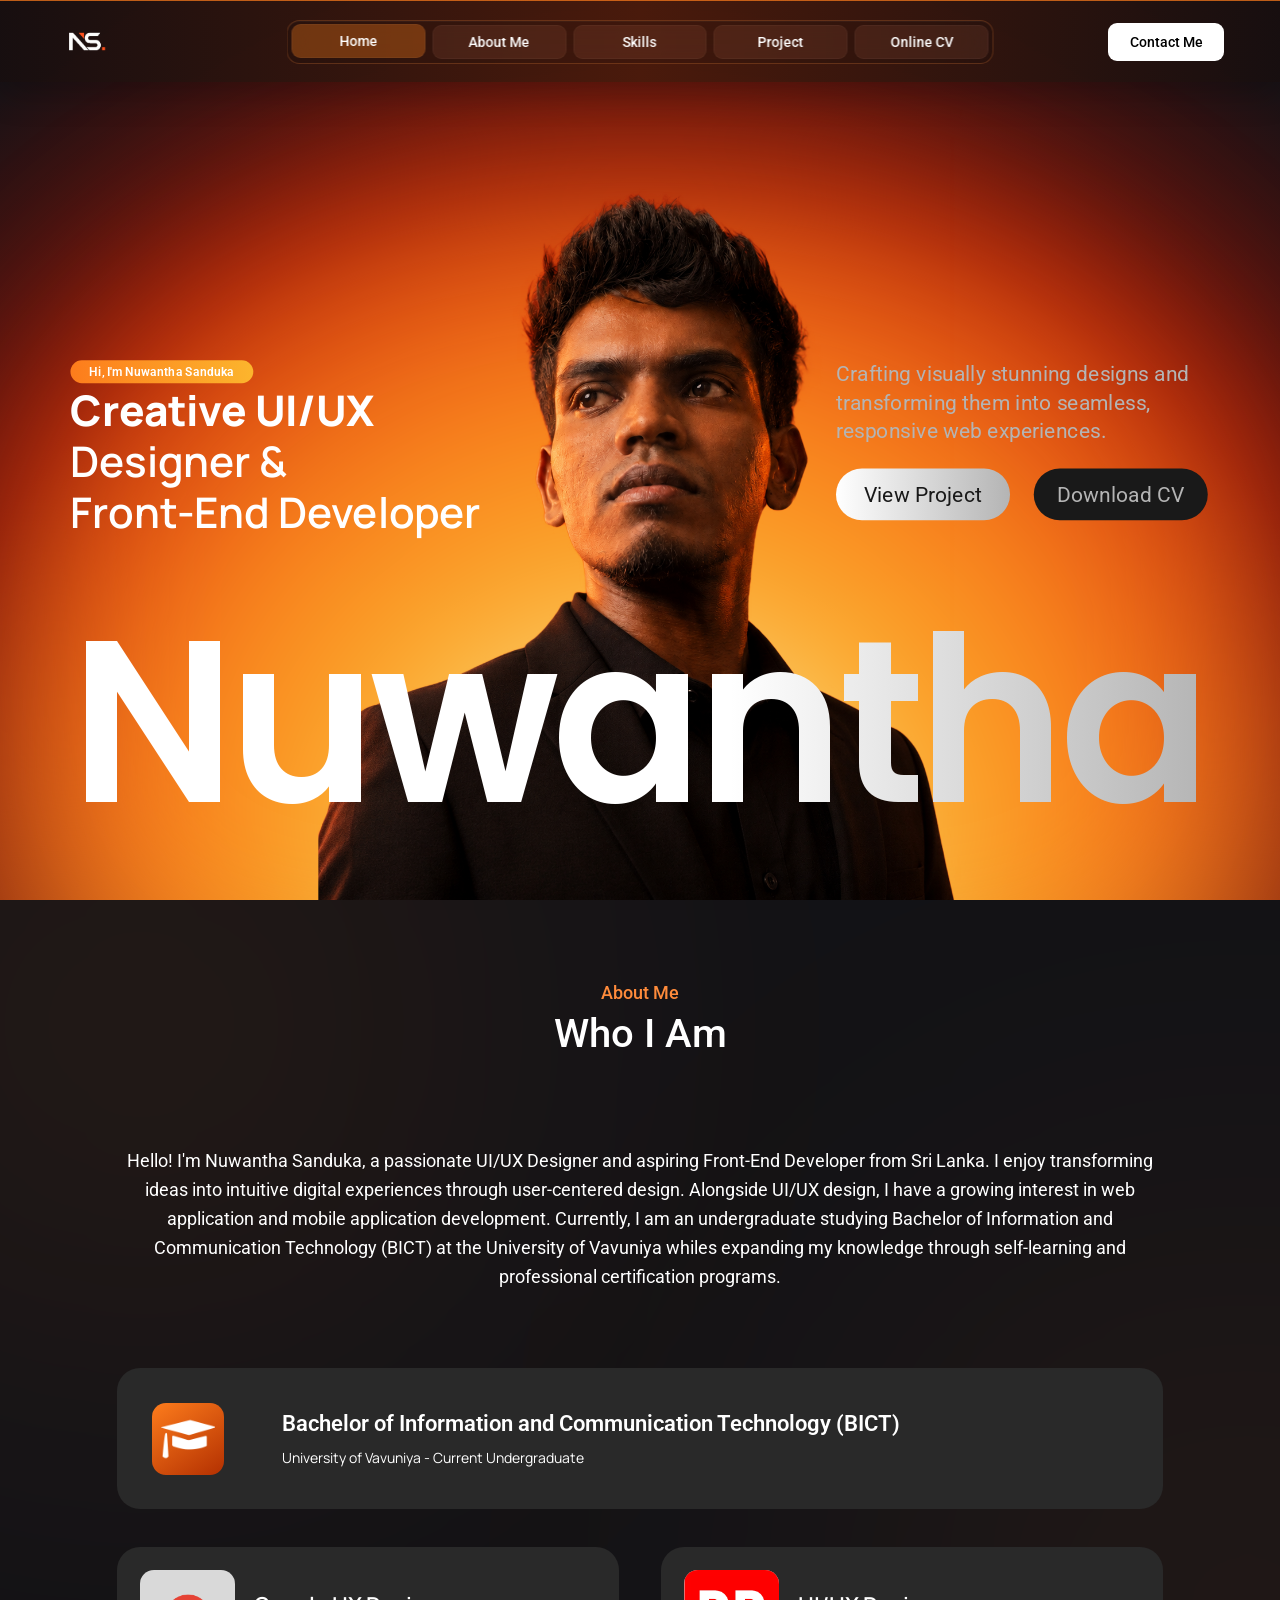
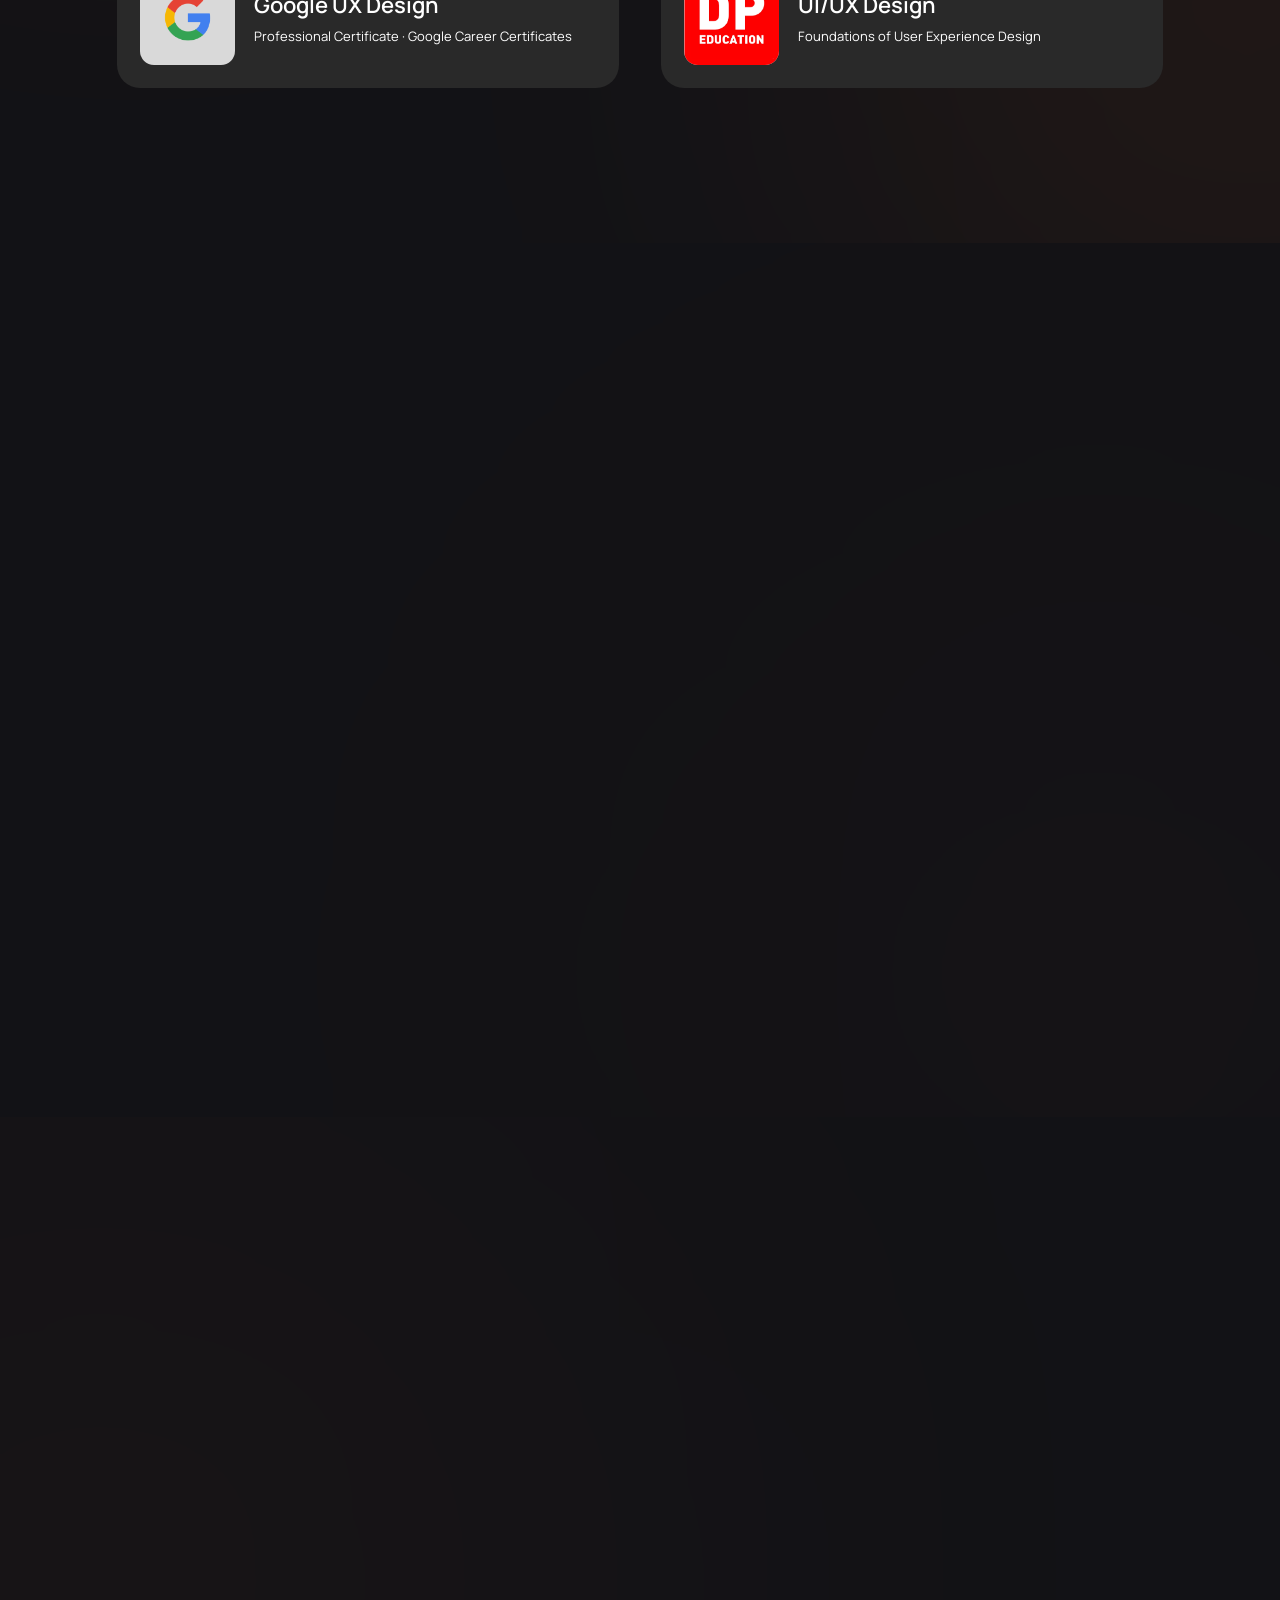
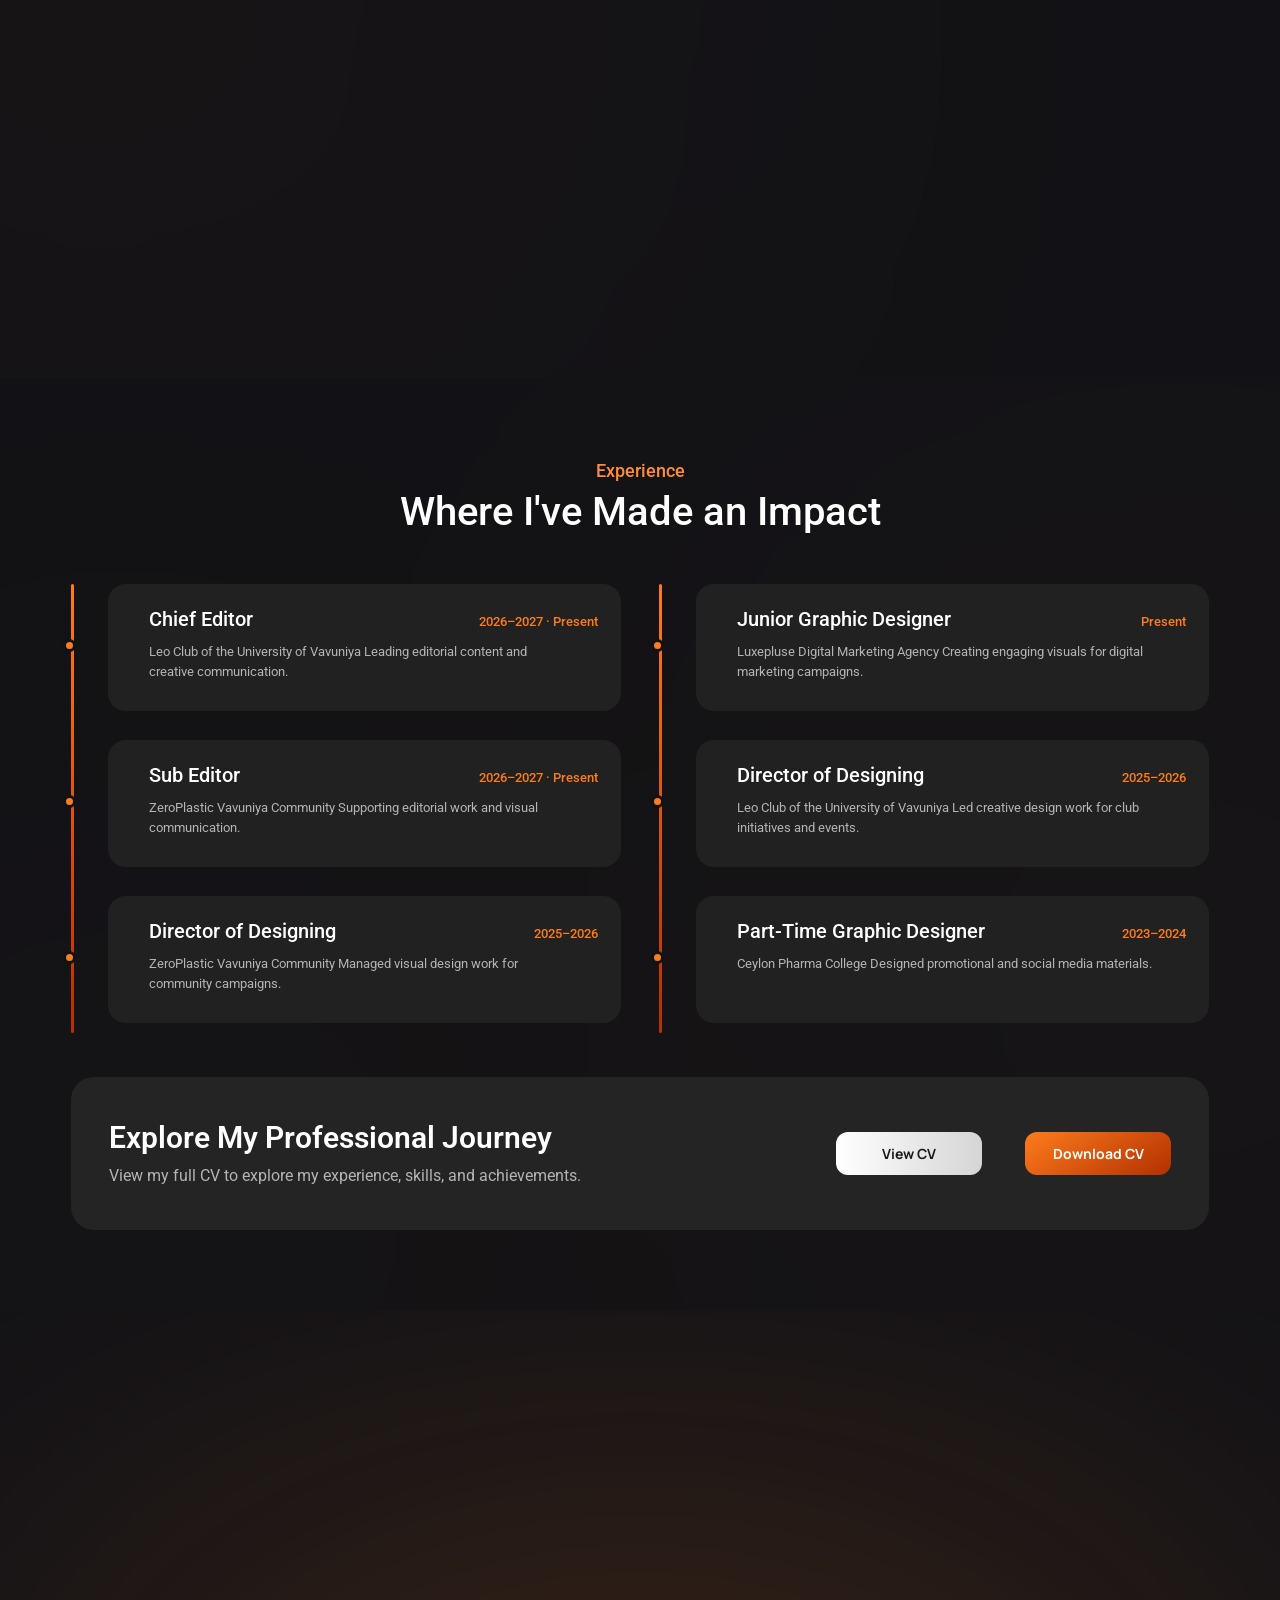
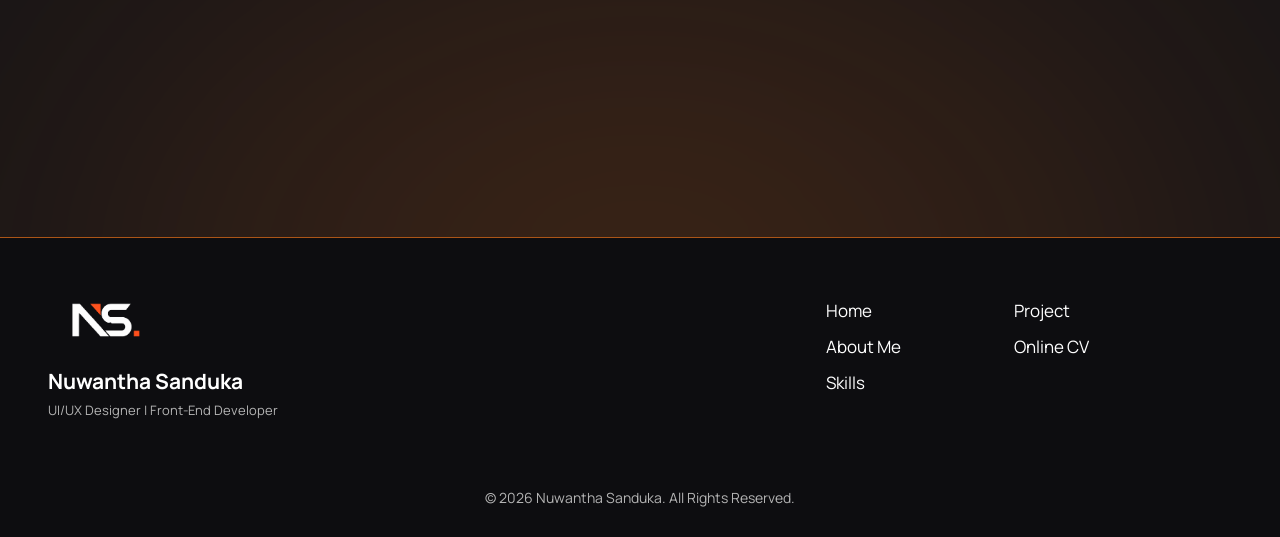
<file: index.html>
<!DOCTYPE html>
<html lang="en">
<head>
  <meta charset="utf-8">
  <meta name="viewport" content="width=device-width, initial-scale=1">
  <meta name="description" content="Nuwantha Sanduka — UI/UX Designer and Front-End Developer portfolio.">
  <meta name="theme-color" content="#121216">
  <title>Nuwantha Sanduka — Portfolio</title>
  <link rel="stylesheet" href="style.css">
</head>
<body>

  <header class="site-header" data-site-header>
    <div class="site-header-inner">
      <a class="hero-brand" href="#home" aria-label="Nuwantha Sanduka — home">
        <img src="assets/images/brand-logo.png" alt="NS logo">
      </a>

      <button class="menu-toggle" type="button" aria-expanded="false" aria-controls="main-navigation" aria-label="Open navigation">
        <span></span><span></span><span></span><span></span>
      </button>

      <nav class="hero-nav" id="main-navigation" aria-label="Main navigation">
        <a class="active" href="#home">Home</a>
        <a href="#about">About Me</a>
        <a href="#skills">Skills</a>
        <a href="#projects">Project</a>
        <a href="assets/documents/Nuwantha-Sanduka-CV-1.pdf">Online CV</a>
      </nav>

      <a class="hero-contact" href="#contact">Contact Me</a>
    </div>
  </header>

  <section class="hero" id="home">
    <div class="hero-stage">

      <div class="hero-aurora" aria-hidden="true"></div>

      <img class="hero-profile hero-motion" src="assets/images/profile.png" alt="Portrait of Nuwantha Sanduka">

      <div class="hero-title hero-motion">
        <span class="hero-pill">Hi, I'm Nuwantha Sanduka</span>
        <h1>
          <strong>Creative UI/UX</strong>
          <span>Designer &amp;</span>
          <span>Front-End Developer</span>
        </h1>
      </div>

      <div class="hero-copy hero-motion">
        <p>Crafting visually stunning designs and transforming them into seamless, responsive web experiences.</p>
        <div class="hero-actions">
          <a class="button button-light" href="#projects">View Project</a>
          <a class="button button-dark" href="assets/documents/Nuwantha-Sanduka-CV-1.pdf"download>Download CV</a>
        </div>
      </div>

      <div class="hero-name hero-motion" aria-hidden="true">Nuwantha</div>
    </div>
  </section>

  <main>

    <section class="section about-section" id="about">
      <div class="ambient ambient-about-left" aria-hidden="true"></div>
      <div class="ambient ambient-about-right" aria-hidden="true"></div>

      <div class="about-content">
        <header class="section-heading reveal">
          <p>About Me</p>
          <h2>Who I Am</h2>
        </header>

        <p class="about-copy reveal">
          Hello! I'm Nuwantha Sanduka, a passionate UI/UX Designer and aspiring Front-End Developer from Sri Lanka. I enjoy transforming ideas into intuitive digital experiences through user-centered design. Alongside UI/UX design, I have a growing interest in web application and mobile application development. Currently, I am an undergraduate studying Bachelor of Information and Communication Technology (BICT) at the University of Vavuniya whiles expanding my knowledge through self-learning and professional certification programs.
        </p>

        <article class="education-card reveal">
          <div class="education-icon">
            <img src="assets/images/education.png" alt="Education">
          </div>
          <div>
            <h3>Bachelor of Information and Communication Technology (BICT)</h3>
            <p>University of Vavuniya - Current Undergraduate</p>
          </div>
        </article>

        <div class="certificate-track" data-track="certificates">
          <article class="certificate-card reveal">
            <div class="certificate-icon google-icon">
              <img src="assets/images/google.png" alt="Google">
            </div>
            <div>
              <h3>Google UX Design</h3>
              <p>Professional Certificate · Google Career Certificates</p>
            </div>
          </article>

          <article class="certificate-card reveal">
            <div class="certificate-icon dp-icon">
              <img src="assets/images/dp-education.png" alt="DP Education">
            </div>
            <div>
              <h3>UI/UX Design</h3>
              <p>Foundations of User Experience Design</p>
            </div>
          </article>
        </div>

        <div class="carousel-control reveal" data-carousel="certificates" role="group" aria-label="Certificate carousel controls">
          <button type="button" data-direction="prev" aria-label="Previous certificate">←</button>
          <div class="carousel-dots" aria-hidden="true">
            <span class="active"></span><span></span><span></span><span></span>
          </div>
          <button type="button" data-direction="next" aria-label="Next certificate">→</button>
        </div>
      </div>
    </section>

    <section class="section skills-section" id="skills">
      <div class="ambient ambient-skills" aria-hidden="true"></div>

      <header class="section-heading reveal">
        <p>Toolkit</p>
        <h2>My Skills</h2>
      </header>

      <div class="skills-grid">
        <article class="skill-card reveal">
          <div class="skill-icon"><img src="assets/images/skill-design.png" alt="Design tools"></div>
          <h3>UI/UX &amp;<br>Graphic Design</h3>
          <p>Figma <em>|</em> Wireframing <em>|</em> Prototyping<br>Adobe Photoshop <em>|</em> Adobe Illustrator</p>
        </article>

        <article class="skill-card reveal">
          <div class="skill-icon"><img src="assets/images/skill-code.png" alt="Code"></div>
          <h3>Front-End<br>Development</h3>
          <p>HTML &amp; CSS <em>|</em> JavaScript <em>|</em> React<br>Responsive Web Design<br>Web &amp; Mobile App Design</p>
        </article>

        <article class="skill-card reveal">
          <div class="skill-icon"><img src="assets/images/skill-tools.png" alt="Development workflow"></div>
          <h3>Tools &amp;<br>Workflow</h3>
          <p>Git &amp; GitHub <em>|</em> VS Code <em>|</em> Canva<br>Team Collaboration <em>|</em> UI Animation</p>
        </article>
      </div>

      <div class="tool-marquee reveal" data-tool-marquee role="region" aria-label="Design and development tools">
        <div class="tool-marquee-track">
          <div class="tool-set" data-tool-set>
            <div class="tool-chip"><img src="assets/images/tools/figma.png" alt="Figma"></div>
            <div class="tool-chip"><img src="assets/images/tools/photoshop.png" alt="Adobe Photoshop"></div>
            <div class="tool-chip"><img src="assets/images/tools/illustrator.png" alt="Adobe Illustrator"></div>
            <div class="tool-chip"><img src="assets/images/tools/affinity-studio.png" alt="Affinity Studio"></div>
            <div class="tool-chip"><img src="assets/images/tools/canva.png" alt="Canva"></div>
            <div class="tool-chip"><img src="assets/images/tools/html.png" alt="HTML"></div>
            <div class="tool-chip"><img src="assets/images/tools/css.png" alt="CSS"></div>
            <div class="tool-chip"><img src="assets/images/tools/javascript.png" alt="JavaScript"></div>
            <div class="tool-chip"><img src="assets/images/tools/react.png" alt="React"></div>
            <div class="tool-chip"><img src="assets/images/tools/git.png" alt="Git"></div>
            <div class="tool-chip"><img src="assets/images/tools/github.png" alt="GitHub"></div>
            <div class="tool-chip"><img src="assets/images/tools/vscode.png" alt="Visual Studio Code"></div>
          </div>

          <div class="tool-set" aria-hidden="true">
            <div class="tool-chip"><img src="assets/images/tools/figma.png" alt=""></div>
            <div class="tool-chip"><img src="assets/images/tools/photoshop.png" alt=""></div>
            <div class="tool-chip"><img src="assets/images/tools/illustrator.png" alt=""></div>
            <div class="tool-chip"><img src="assets/images/tools/affinity-studio.png" alt=""></div>
            <div class="tool-chip"><img src="assets/images/tools/canva.png" alt=""></div>
            <div class="tool-chip"><img src="assets/images/tools/html.png" alt=""></div>
            <div class="tool-chip"><img src="assets/images/tools/css.png" alt=""></div>
            <div class="tool-chip"><img src="assets/images/tools/javascript.png" alt=""></div>
            <div class="tool-chip"><img src="assets/images/tools/react.png" alt=""></div>
            <div class="tool-chip"><img src="assets/images/tools/git.png" alt=""></div>
            <div class="tool-chip"><img src="assets/images/tools/github.png" alt=""></div>
            <div class="tool-chip"><img src="assets/images/tools/vscode.png" alt=""></div>
          </div>
        </div>
      </div>
    </section>

    <section class="section projects-section" id="projects">
      <div class="ambient ambient-projects" aria-hidden="true"></div>

      <header class="section-heading reveal">
        <p>Work</p>
        <h2>Featured Projects</h2>
      </header>

      <div class="project-track" data-track="projects">
        <article class="project-card reveal">
          <img class="project-image" src="assets/images/my_UniID_project_Cover.png" alt="My UniID Mobile App UI/UX Design">
          <div class="project-panel" aria-hidden="true"></div>
          <div class="project-content">
            <p class="project-type">UI/UX Design</p>
            <h3>My UniID - Educational Mobile App</h3>
            <p class="project-description">A student-focused mobile app designed to manage courses,
  assignments, timetables, and academic activities in one place.</p>
            <div class="project-buttons">
              <a class="project-link demo-link" 
              href="https://www.figma.com/proto/tPADbhIPuzSvmkrL11erAc/HCI-Activity01?node-id=0-1&t=I2ZawFSMPAV8Nhaq-1" 
              target="_blank" rel="noopener noreferrer">View Prototype</a>
              <a class="project-link github-link" type="button" data-project-action
              href="my-uniid-case-study.html">
                 Case Study
              </a>
            </div>
          </div>
        </article>

        <article class="project-card reveal">
          <img class="project-image" src="assets/images/NexaAI cover.png" alt="Fintra Finance Dashboard project preview">
          <div class="project-panel" aria-hidden="true"></div>
          <div class="project-content">
            <p class="project-type">AI / Software Development</p>
            <h3>NEXA AI – Personal Voice Assistant</h3>
            <p class="project-description">A desktop AI voice assistant designed to understand voice commands and automate everyday tasks on Windows.</p>
            <div class="project-buttons">
              <button class="project-link demo-link" type="button" data-project-action>In Development</button>
              <a class="project-link github-link" href="https://github.com/NuwanthaSanduka/NEXA-AI" target="_blank" rel="noopener noreferrer">
                 GitHub
              </a>
            </div>
          </div>
        </article>

        <article class="project-card reveal">
          <img class="project-image" src="assets/images/nexus cover.png" alt="Fintra Finance Dashboard project preview">
          <div class="project-panel" aria-hidden="true"></div>
          <div class="project-content">
            <p class="project-type">UI/UX Design</p>
            <h3>NEXUS – Gaming E-commerce Website</h3>
            <p class="project-description">A modern gaming e-commerce UI for seamless product discovery and shopping.</p>
            <div class="project-buttons">
              <a class="project-link demo-link" 
              href="https://www.figma.com/proto/gPGuYrAv4Hj5IrWh1h18HQ/Nexus-Systems?node-id=0-1&t=X0bwOVWUmOFN2H4a-1"
              target="_blank" rel="noopener noreferrer">View Prototype</a>
              <a class="project-link github-link" href="nexus-case-study.html" >
                 Case Study
              </a>
            </div>
          </div>
        </article>
      </div>

      <div class="carousel-control reveal" data-carousel="projects" role="group" aria-label="Project carousel controls">
        <button type="button" data-direction="prev" aria-label="Previous project">←</button>
        <div class="carousel-dots">
          <span class="active"></span><span></span><span></span>
        </div>
        <button type="button" data-direction="next" aria-label="Next project">→</button>
      </div>
    </section>


    <section class="section experience-section" id="experience">
      <div class="ambient ambient-experience-left" aria-hidden="true"></div>
      <div class="ambient ambient-experience-right" aria-hidden="true"></div>

      <header class="section-heading reveal">
        <p>Experience</p>
        <h2>Where I've Made an Impact</h2>
      </header>

      <div class="timeline-grid">
        <div class="timeline-column">
          <article class="timeline-card reveal">
            <span class="timeline-dot" aria-hidden="true"></span>
            <h3>Chief Editor</h3>
            <time>2026–2027 · Present</time>
            <p>Leo Club of the University of Vavuniya Leading editorial content and creative communication.</p>
          </article>
          <article class="timeline-card reveal">
            <span class="timeline-dot" aria-hidden="true"></span>
            <h3>Sub Editor</h3>
            <time>2026–2027 · Present</time>
            <p>ZeroPlastic Vavuniya Community Supporting editorial work and visual communication.</p>
          </article>
          <article class="timeline-card reveal">
            <span class="timeline-dot" aria-hidden="true"></span>
            <h3>Director of Designing</h3>
            <time>2025–2026</time>
            <p>ZeroPlastic Vavuniya Community Managed visual design work for community campaigns.</p>
          </article>
        </div>

        <div class="timeline-column">
          <article class="timeline-card reveal">
            <span class="timeline-dot" aria-hidden="true"></span>
            <h3>Junior Graphic Designer</h3>
            <time>Present</time>
            <p>Luxepluse Digital Marketing Agency Creating engaging visuals for digital marketing campaigns.</p>
          </article>
          <article class="timeline-card reveal">
            <span class="timeline-dot" aria-hidden="true"></span>
            <h3>Director of Designing</h3>
            <time>2025–2026</time>
            <p>Leo Club of the University of Vavuniya Led creative design work for club initiatives and events.</p>
          </article>
          <article class="timeline-card reveal">
            <span class="timeline-dot" aria-hidden="true"></span>
            <h3>Part-Time Graphic Designer</h3>
            <time>2023–2024</time>
            <p>Ceylon Pharma College Designed promotional and social media materials.</p>
          </article>
        </div>
      </div>

      <div class="cv-banner reveal">
        <div>
          <h3>Explore My Professional Journey</h3>
          <p>View my full CV to explore my experience, skills, and achievements.</p>
        </div>
        <div class="cv-buttons">
          <a class="small-button small-button-light" href="assets/documents/Nuwantha-Sanduka-CV-1.pdf" target="_blank">View CV</a>
          <a class="small-button small-button-orange" href="assets/documents/Nuwantha-Sanduka-CV-1.pdf" download="Nuwantha-Sanduka-CV-1.html">Download CV</a>
        </div>
      </div>
    </section>

    <!-- Contact details සහ social links -->
    <section class="section contact-section" id="contact">
      <div class="ambient ambient-contact" aria-hidden="true"></div>

      <header class="section-heading reveal">
        <p>Contact</p>
        <h2>Let's work together!</h2>
        <span>If you have an exciting project or collaboration opportunity, feel free to contact me.</span>
      </header>

      <div class="contact-grid">
        <a class="contact-card reveal" href="mailto:nuwanthasanduka4@gmail.com">
          <img src="assets/images/email.png" alt="">
          <h3>Email</h3>
          <p>nuwanthasanduka4@gmail.com</p>
        </a>
        <a class="contact-card reveal" href="https://www.linkedin.com/in/nuwantha-sanduka/" target="_blank" rel="noreferrer">
          <img src="assets/images/linkedin.png" alt="">
          <h3>LinkedIn</h3>
          <p>in/nuwantha-sanduka</p>
        </a>
        <a class="contact-card reveal" href="https://github.com/NuwanthaSanduka" target="_blank" rel="noreferrer">
          <img src="assets/images/github-white.png" alt="">
          <h3>GitHub</h3>
          <p>NuwanthaSanduka</p>
        </a>
        <a class="contact-card reveal" href="https://www.behance.net/" target="_blank" rel="noreferrer">
          <img src="assets/images/behance.png" alt="">
          <h3>Behance</h3>
          <p>Nuwantha Sanduka</p>
        </a>
      </div>
    </section>
  </main>

  <!-- Footer Section -->
  <footer class="footer">
    <div class="footer-content">
      <div class="footer-brand">
        <img src="assets/images/brand-logo.png" alt="NS logo">
        <h2>Nuwantha Sanduka</h2>
        <p>UI/UX Designer | Front-End Developer</p>
      </div>

      <nav class="footer-links" aria-label="Footer navigation">
        <div>
          <a href="#home">Home</a>
          <a href="#about">About Me</a>
          <a href="#skills">Skills</a>
        </div>
        <div>
          <a href="#projects">Project</a>
          <a href="assets/documents/Nuwantha-Sanduka-CV-1.pdf">Online CV</a>
        </div>
      </nav>

      <p class="copyright">© 2026 Nuwantha Sanduka. All Rights Reserved.</p>
    </div>
  </footer>

  
  <div class="toast" role="status" aria-live="polite"></div>
  <script src="script.js"></script>
</body>
</html>
</file>
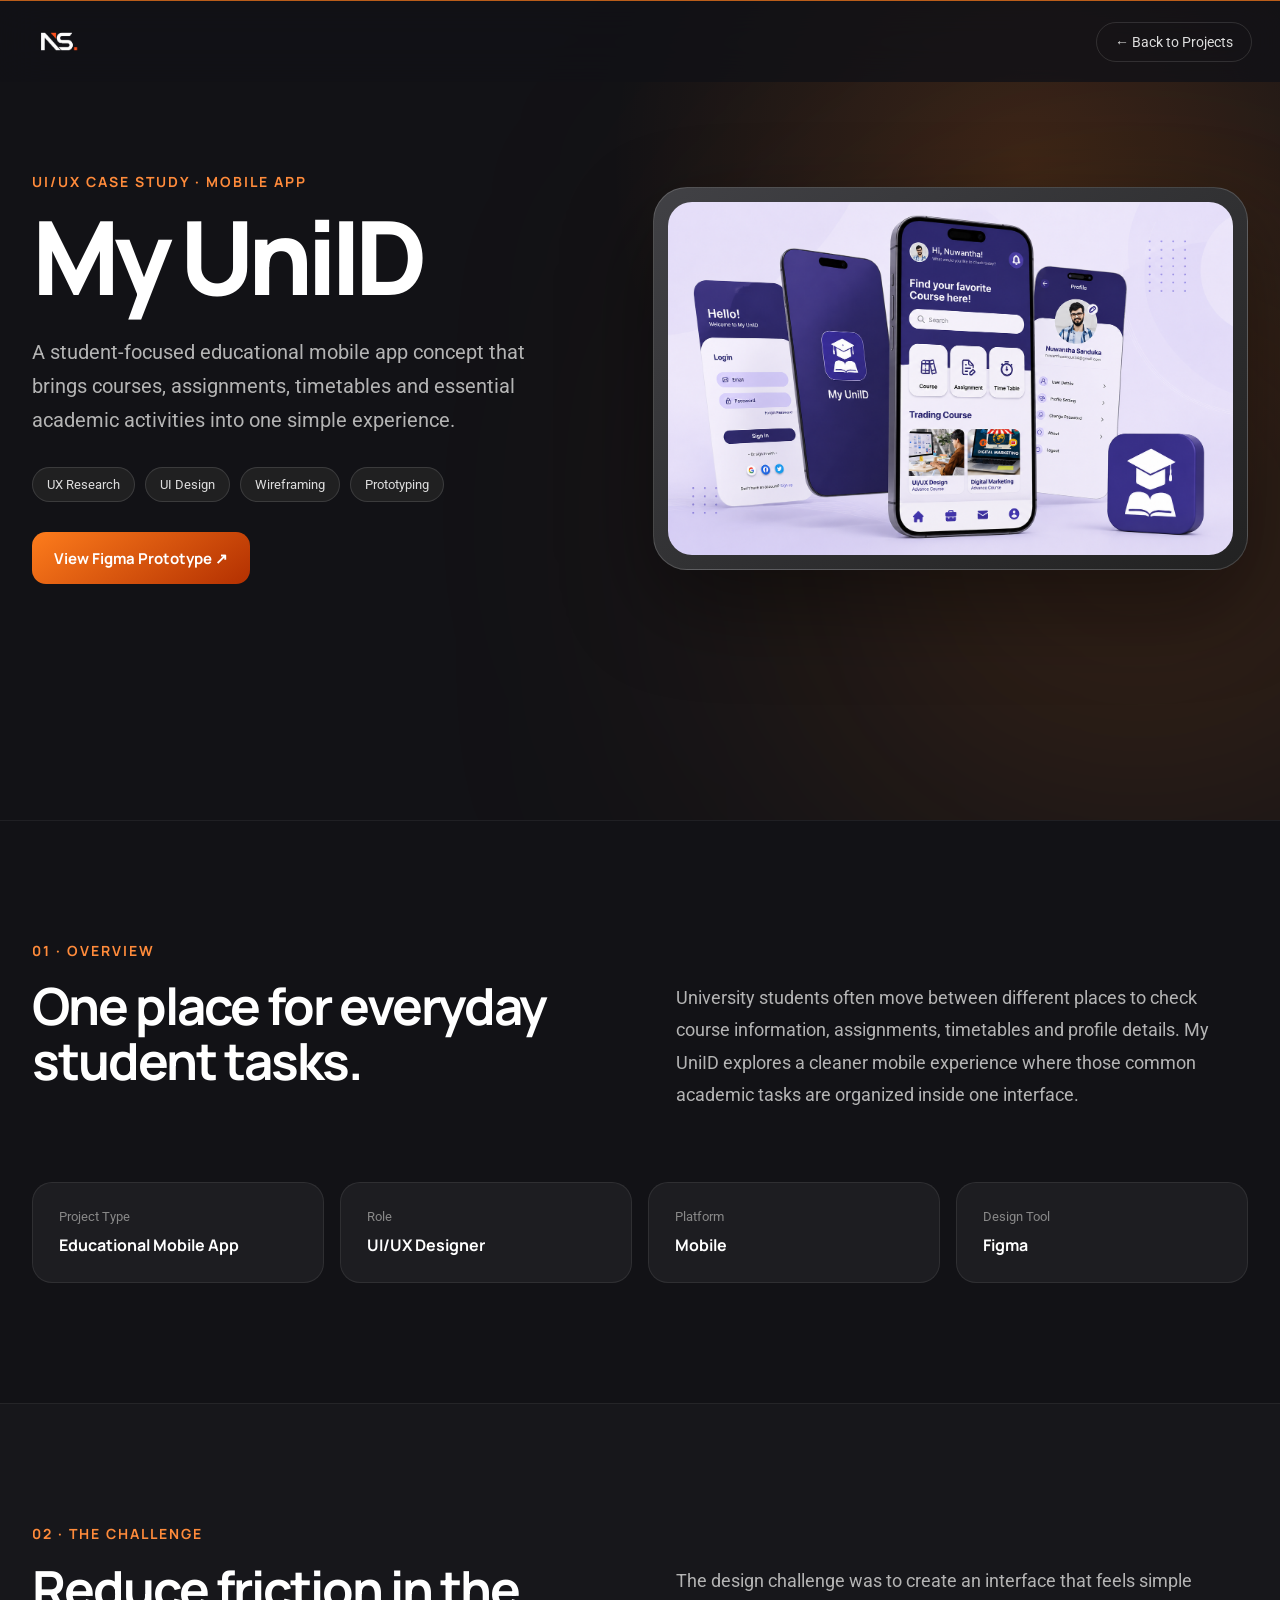
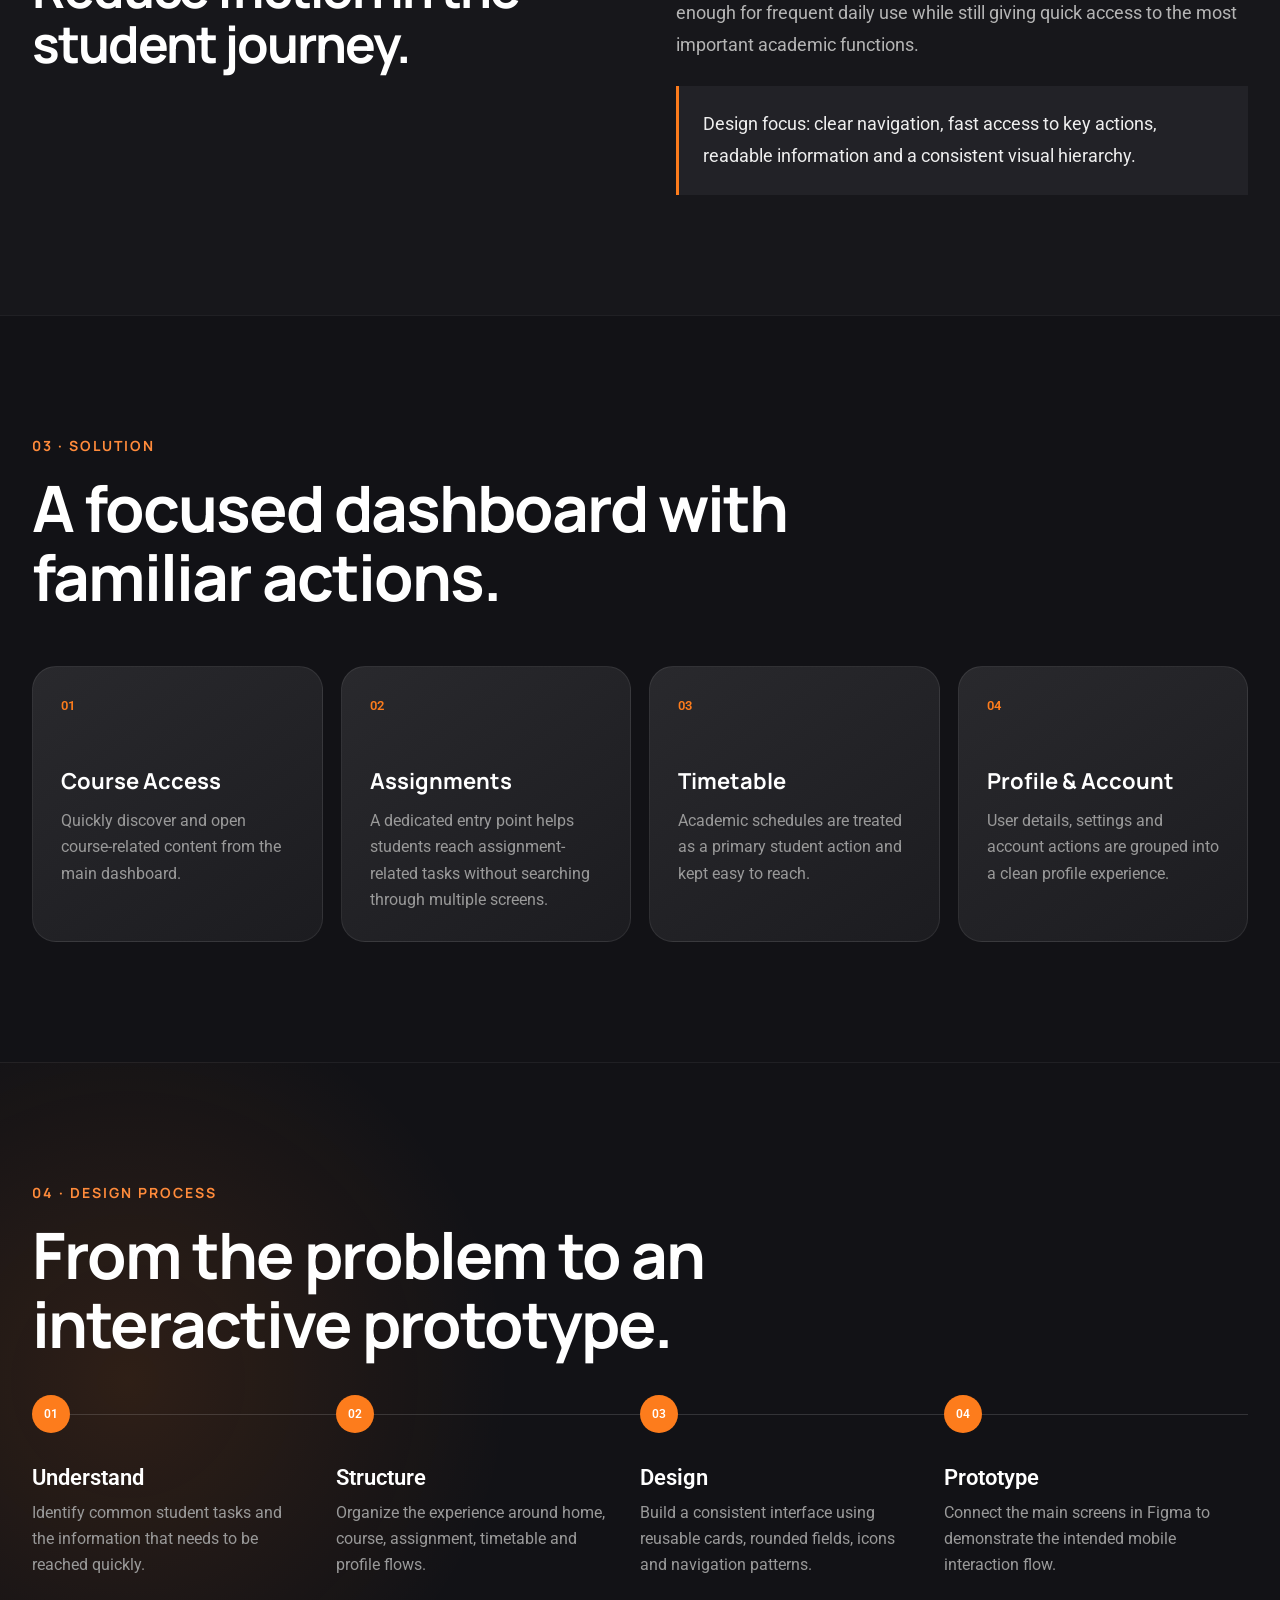
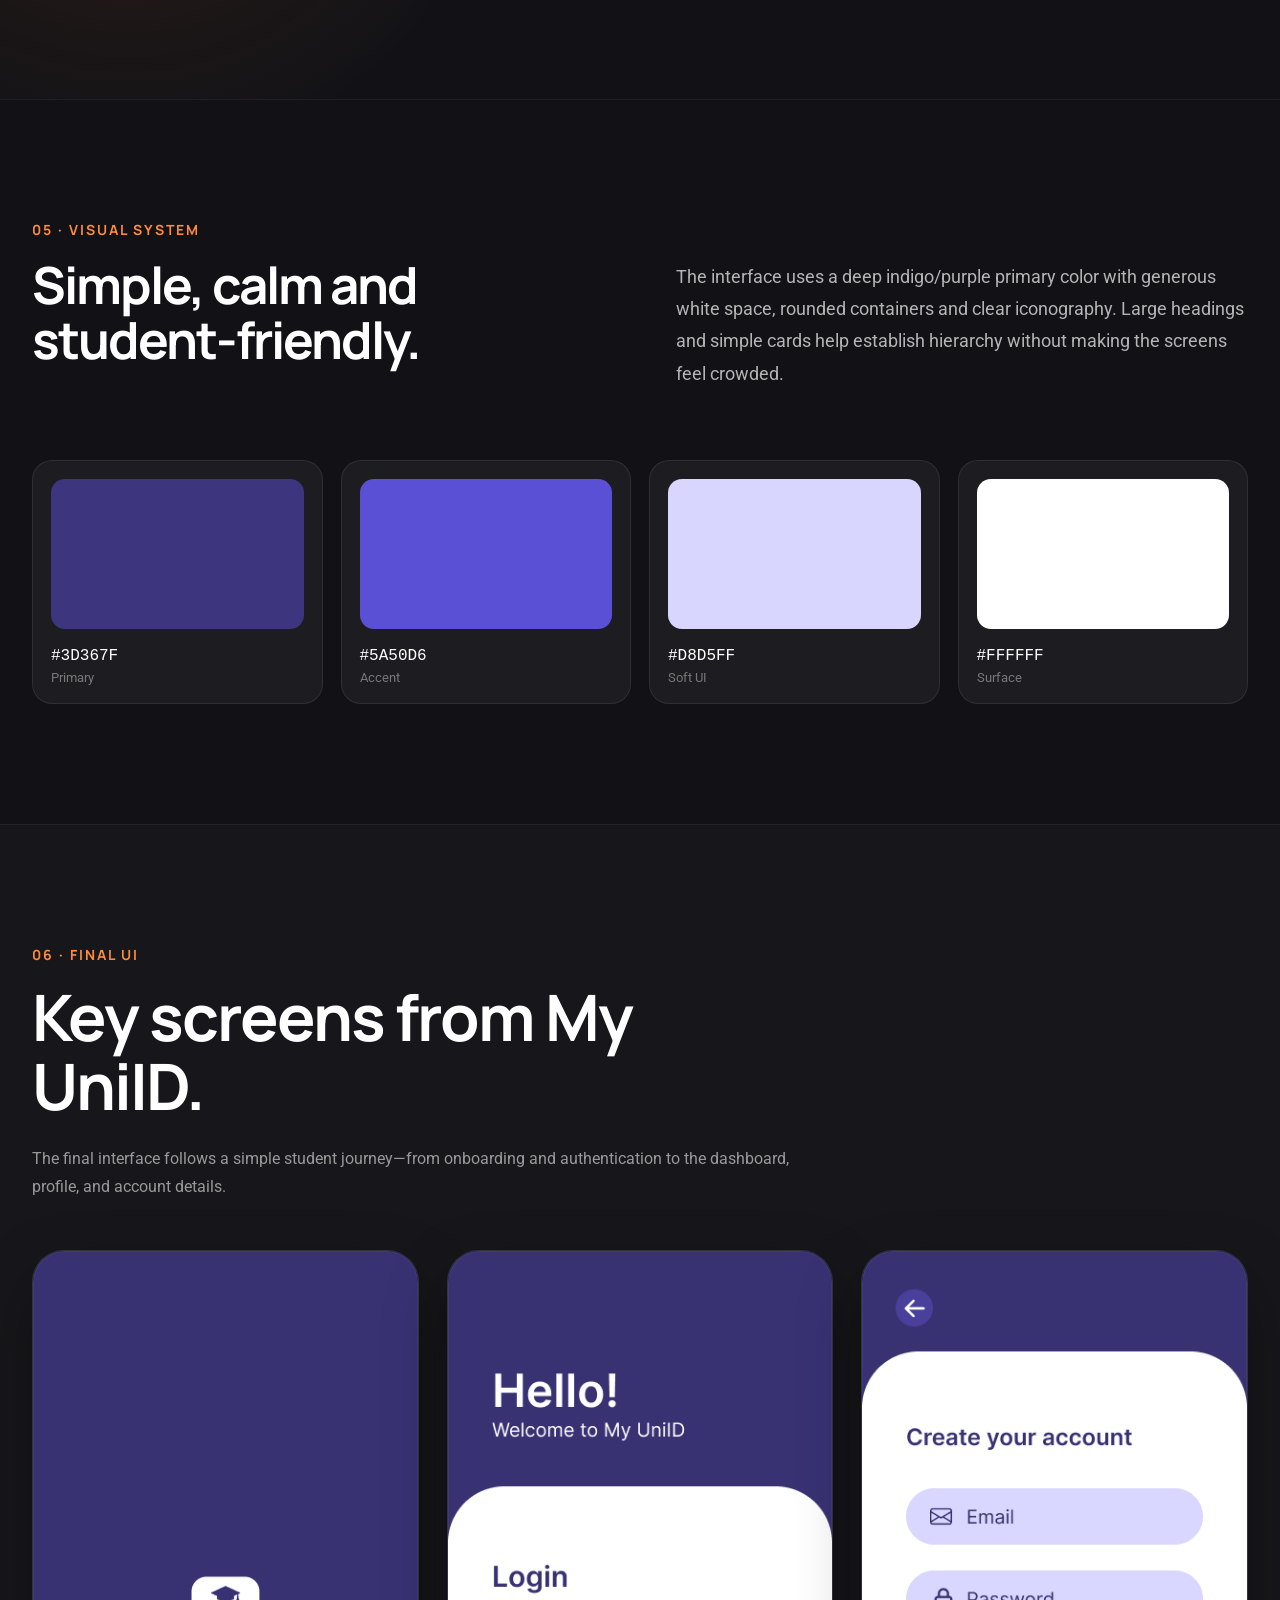
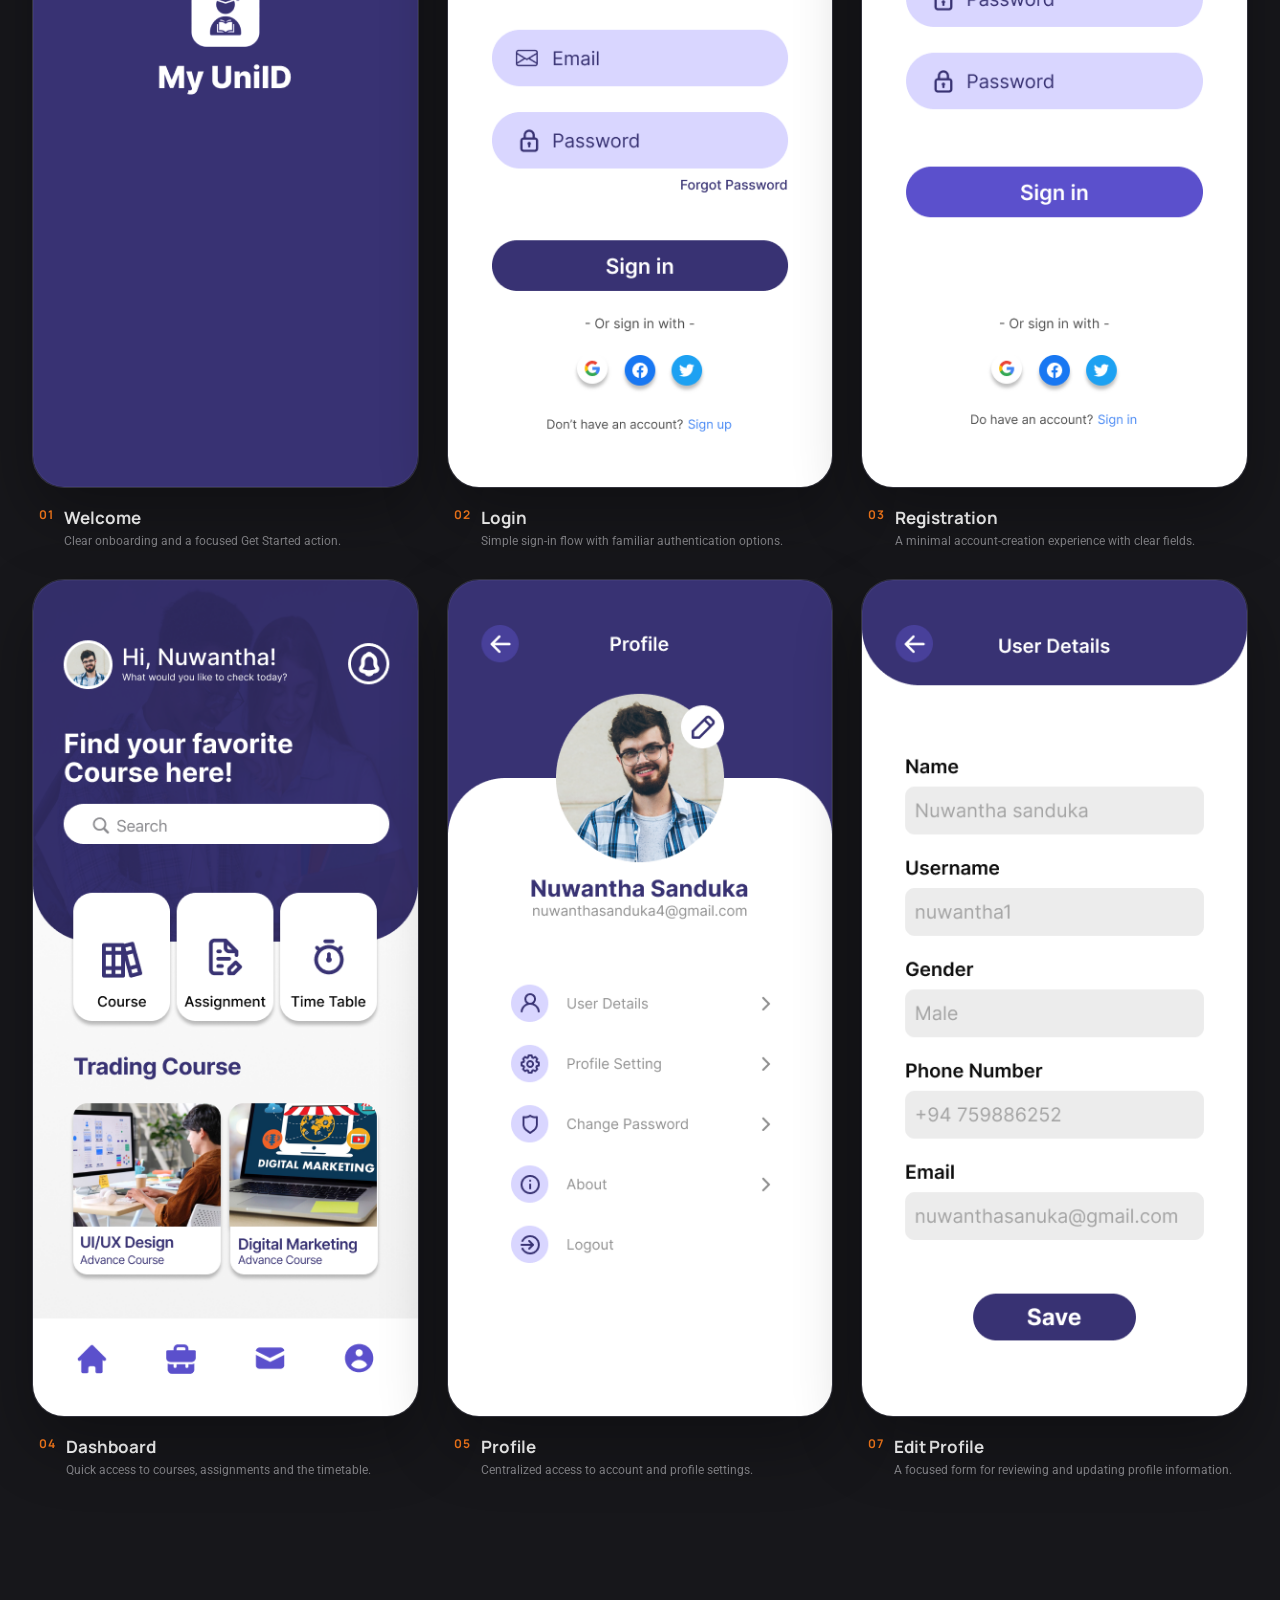
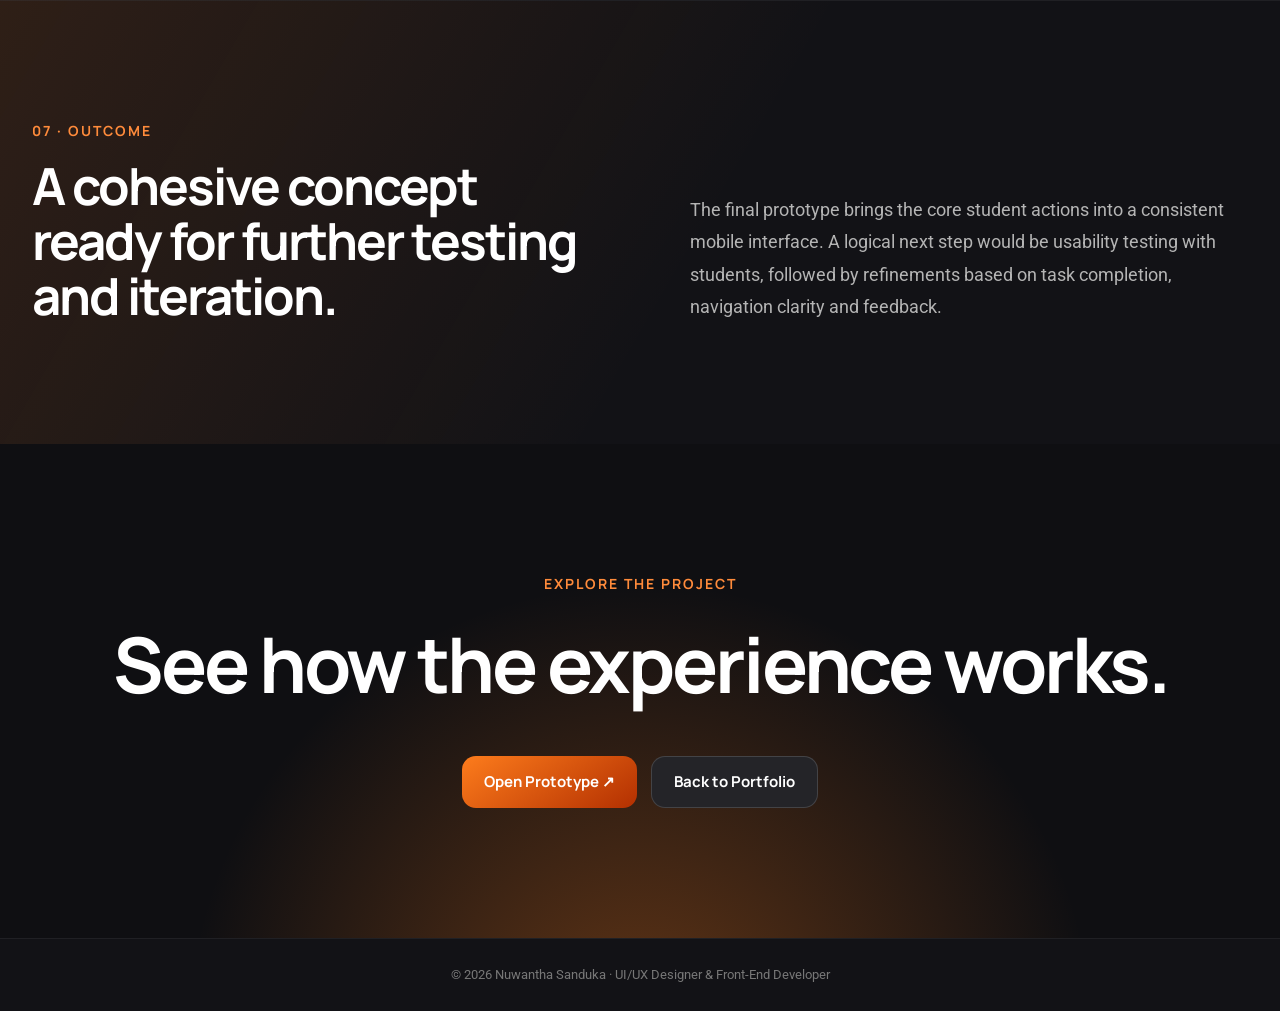
<file: my-uniid-case-study.html>
<!DOCTYPE html>
<html lang="en">
<head>
  <meta charset="utf-8">
  <meta name="viewport" content="width=device-width, initial-scale=1">
  <meta name="description" content="My UniID educational mobile app UI/UX case study by Nuwantha Sanduka.">
  <meta name="theme-color" content="#121216">
  <title>My UniID — UI/UX Case Study</title>
  <link rel="stylesheet" href="style.css">
  <link rel="stylesheet" href="case-study.css">
</head>
<body class="case-study-page">
  <header class="case-nav">
    <a class="case-brand" href="index.html#home"><img src="assets/images/brand-logo.png" alt="NS logo"></a>
    <a class="back-link" href="index.html#projects">← Back to Projects</a>
  </header>

  <main>
    <section class="case-hero">
      <div class="case-glow case-glow-one"></div>
      <div class="case-shell case-hero-grid">
        <div class="case-hero-copy">
          <p class="case-kicker">UI/UX CASE STUDY · MOBILE APP</p>
          <h1>My UniID</h1>
          <p class="case-lead">A student-focused educational mobile app concept that brings courses, assignments, timetables and essential academic activities into one simple experience.</p>
          <div class="case-tags"><span>UX Research</span><span>UI Design</span><span>Wireframing</span><span>Prototyping</span></div>
          <a class="case-primary" href="https://www.figma.com/proto/tPADbhIPuzSvmkrL11erAc/HCI-Activity01?node-id=0-1&t=I2ZawFSMPAV8Nhaq-1" target="_blank" rel="noopener noreferrer">View Figma Prototype ↗</a>
        </div>
        <div class="case-cover-wrap">
          <img src="assets/images/my_UniID_project_Cover.png" alt="My UniID mobile app project cover">
        </div>
      </div>
    </section>

    <section class="case-section">
      <div class="case-shell">
        <p class="case-kicker">01 · OVERVIEW</p>
        <div class="case-two-col">
          <h2>One place for everyday student tasks.</h2>
          <p>University students often move between different places to check course information, assignments, timetables and profile details. My UniID explores a cleaner mobile experience where those common academic tasks are organized inside one interface.</p>
        </div>
        <div class="case-facts">
          <article><span>Project Type</span><strong>Educational Mobile App</strong></article>
          <article><span>Role</span><strong>UI/UX Designer</strong></article>
          <article><span>Platform</span><strong>Mobile</strong></article>
          <article><span>Design Tool</span><strong>Figma</strong></article>
        </div>
      </div>
    </section>

    <section class="case-section case-soft">
      <div class="case-shell">
        <p class="case-kicker">02 · THE CHALLENGE</p>
        <div class="case-two-col">
          <h2>Reduce friction in the student journey.</h2>
          <div><p>The design challenge was to create an interface that feels simple enough for frequent daily use while still giving quick access to the most important academic functions.</p><p class="case-note">Design focus: clear navigation, fast access to key actions, readable information and a consistent visual hierarchy.</p></div>
        </div>
      </div>
    </section>

    <section class="case-section">
      <div class="case-shell">
        <p class="case-kicker">03 · SOLUTION</p>
        <h2 class="case-title">A focused dashboard with familiar actions.</h2>
        <div class="feature-grid">
          <article><b>01</b><h3>Course Access</h3><p>Quickly discover and open course-related content from the main dashboard.</p></article>
          <article><b>02</b><h3>Assignments</h3><p>A dedicated entry point helps students reach assignment-related tasks without searching through multiple screens.</p></article>
          <article><b>03</b><h3>Timetable</h3><p>Academic schedules are treated as a primary student action and kept easy to reach.</p></article>
          <article><b>04</b><h3>Profile & Account</h3><p>User details, settings and account actions are grouped into a clean profile experience.</p></article>
        </div>
      </div>
    </section>

    <section class="case-section case-process">
      <div class="case-shell">
        <p class="case-kicker">04 · DESIGN PROCESS</p>
        <h2 class="case-title">From the problem to an interactive prototype.</h2>
        <div class="process-line">
          <article><span>01</span><h3>Understand</h3><p>Identify common student tasks and the information that needs to be reached quickly.</p></article>
          <article><span>02</span><h3>Structure</h3><p>Organize the experience around home, course, assignment, timetable and profile flows.</p></article>
          <article><span>03</span><h3>Design</h3><p>Build a consistent interface using reusable cards, rounded fields, icons and navigation patterns.</p></article>
          <article><span>04</span><h3>Prototype</h3><p>Connect the main screens in Figma to demonstrate the intended mobile interaction flow.</p></article>
        </div>
      </div>
    </section>

    <section class="case-section">
      <div class="case-shell">
        <p class="case-kicker">05 · VISUAL SYSTEM</p>
        <div class="case-two-col">
          <h2>Simple, calm and student-friendly.</h2>
          <p>The interface uses a deep indigo/purple primary color with generous white space, rounded containers and clear iconography. Large headings and simple cards help establish hierarchy without making the screens feel crowded.</p>
        </div>
        <div class="visual-system">
          <div class="palette"><span class="swatch swatch-a"></span><code>#3D367F</code><small>Primary</small></div>
          <div class="palette"><span class="swatch swatch-b"></span><code>#5A50D6</code><small>Accent</small></div>
          <div class="palette"><span class="swatch swatch-c"></span><code>#D8D5FF</code><small>Soft UI</small></div>
          <div class="palette"><span class="swatch swatch-d"></span><code>#FFFFFF</code><small>Surface</small></div>
        </div>
      </div>
    </section>

    <section class="case-section case-showcase">
      <div class="case-shell">
        <p class="case-kicker">06 · FINAL UI</p>
        <h2 class="case-title">Key screens from My UniID.</h2>
        <p class="case-center-copy">The final interface follows a simple student journey—from onboarding and authentication to the dashboard, profile, and account details.</p>
        <div class="screen-grid">
          <figure class="screen-card"><div class="screen-frame"><img src="assets/images/uniid/uniid-welcome.png" alt="My UniID welcome screen"></div><figcaption><b>01</b><span>Welcome</span><small>Clear onboarding and a focused Get Started action.</small></figcaption></figure>
          <figure class="screen-card"><div class="screen-frame"><img src="assets/images/uniid/uniid-login.png" alt="My UniID login screen"></div><figcaption><b>02</b><span>Login</span><small>Simple sign-in flow with familiar authentication options.</small></figcaption></figure>
          <figure class="screen-card"><div class="screen-frame"><img src="assets/images/uniid/uniid-signup.png" alt="My UniID registration screen"></div><figcaption><b>03</b><span>Registration</span><small>A minimal account-creation experience with clear fields.</small></figcaption></figure>
          <figure class="screen-card"><div class="screen-frame"><img src="assets/images/uniid/uniid-dashboard.png" alt="My UniID student dashboard"></div><figcaption><b>04</b><span>Dashboard</span><small>Quick access to courses, assignments and the timetable.</small></figcaption></figure>
          <figure class="screen-card"><div class="screen-frame"><img src="assets/images/uniid/uniid-profile.png" alt="My UniID profile screen"></div><figcaption><b>05</b><span>Profile</span><small>Centralized access to account and profile settings.</small></figcaption></figure>
          <!--<figure class="screen-card"><div class="screen-frame"><img src="assets/images/uniid/uniid-user-details.png" alt="My UniID user details screen"></div><figcaption><b>06</b><span>User Details</span><small>Structured personal information with a clear save action.</small></figcaption></figure>-->
          <figure class="screen-card"><div class="screen-frame"><img src="assets/images/uniid/uniid-edit-profile.png" alt="My UniID edit profile screen"></div><figcaption><b>07</b><span>Edit Profile</span><small>A focused form for reviewing and updating profile information.</small></figcaption></figure>
        </div>
      </div>
    </section>

    <section class="case-section case-result">
      <div class="case-shell case-result-inner">
        <div><p class="case-kicker">07 · OUTCOME</p><h2>A cohesive concept ready for further testing and iteration.</h2></div>
        <p>The final prototype brings the core student actions into a consistent mobile interface. A logical next step would be usability testing with students, followed by refinements based on task completion, navigation clarity and feedback.</p>
      </div>
    </section>

    <section class="case-cta">
      <div class="case-shell">
        <p class="case-kicker">EXPLORE THE PROJECT</p>
        <h2>See how the experience works.</h2>
        <div class="case-cta-actions"><a class="case-primary" href="https://www.figma.com/proto/tPADbhIPuzSvmkrL11erAc/HCI-Activity01?node-id=0-1&t=I2ZawFSMPAV8Nhaq-1" target="_blank" rel="noopener noreferrer">Open Prototype ↗</a><a class="case-secondary" href="index.html#projects">Back to Portfolio</a></div>
      </div>
    </section>
  </main>

  <footer class="case-footer"><p>© 2026 Nuwantha Sanduka · UI/UX Designer & Front-End Developer</p></footer>
  <script src="case-study.js"></script>
</body>
</html>
</file>
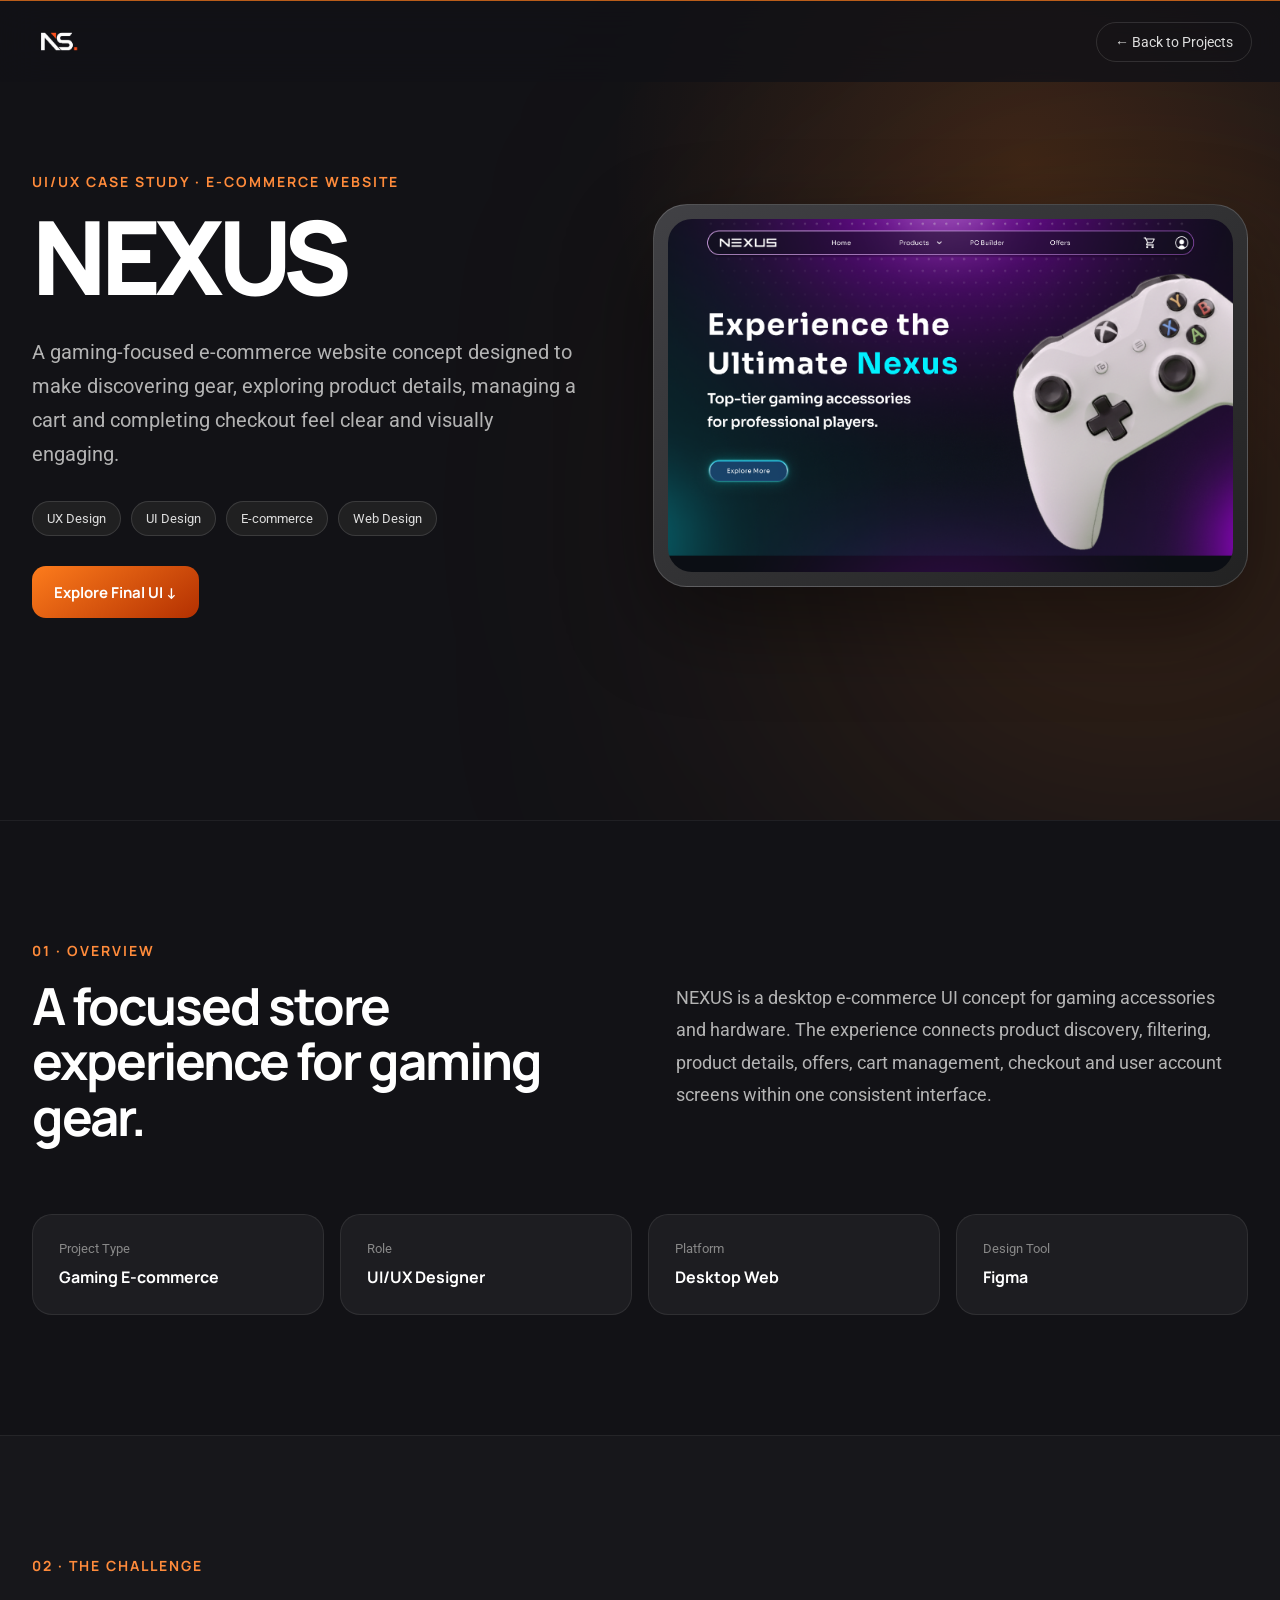
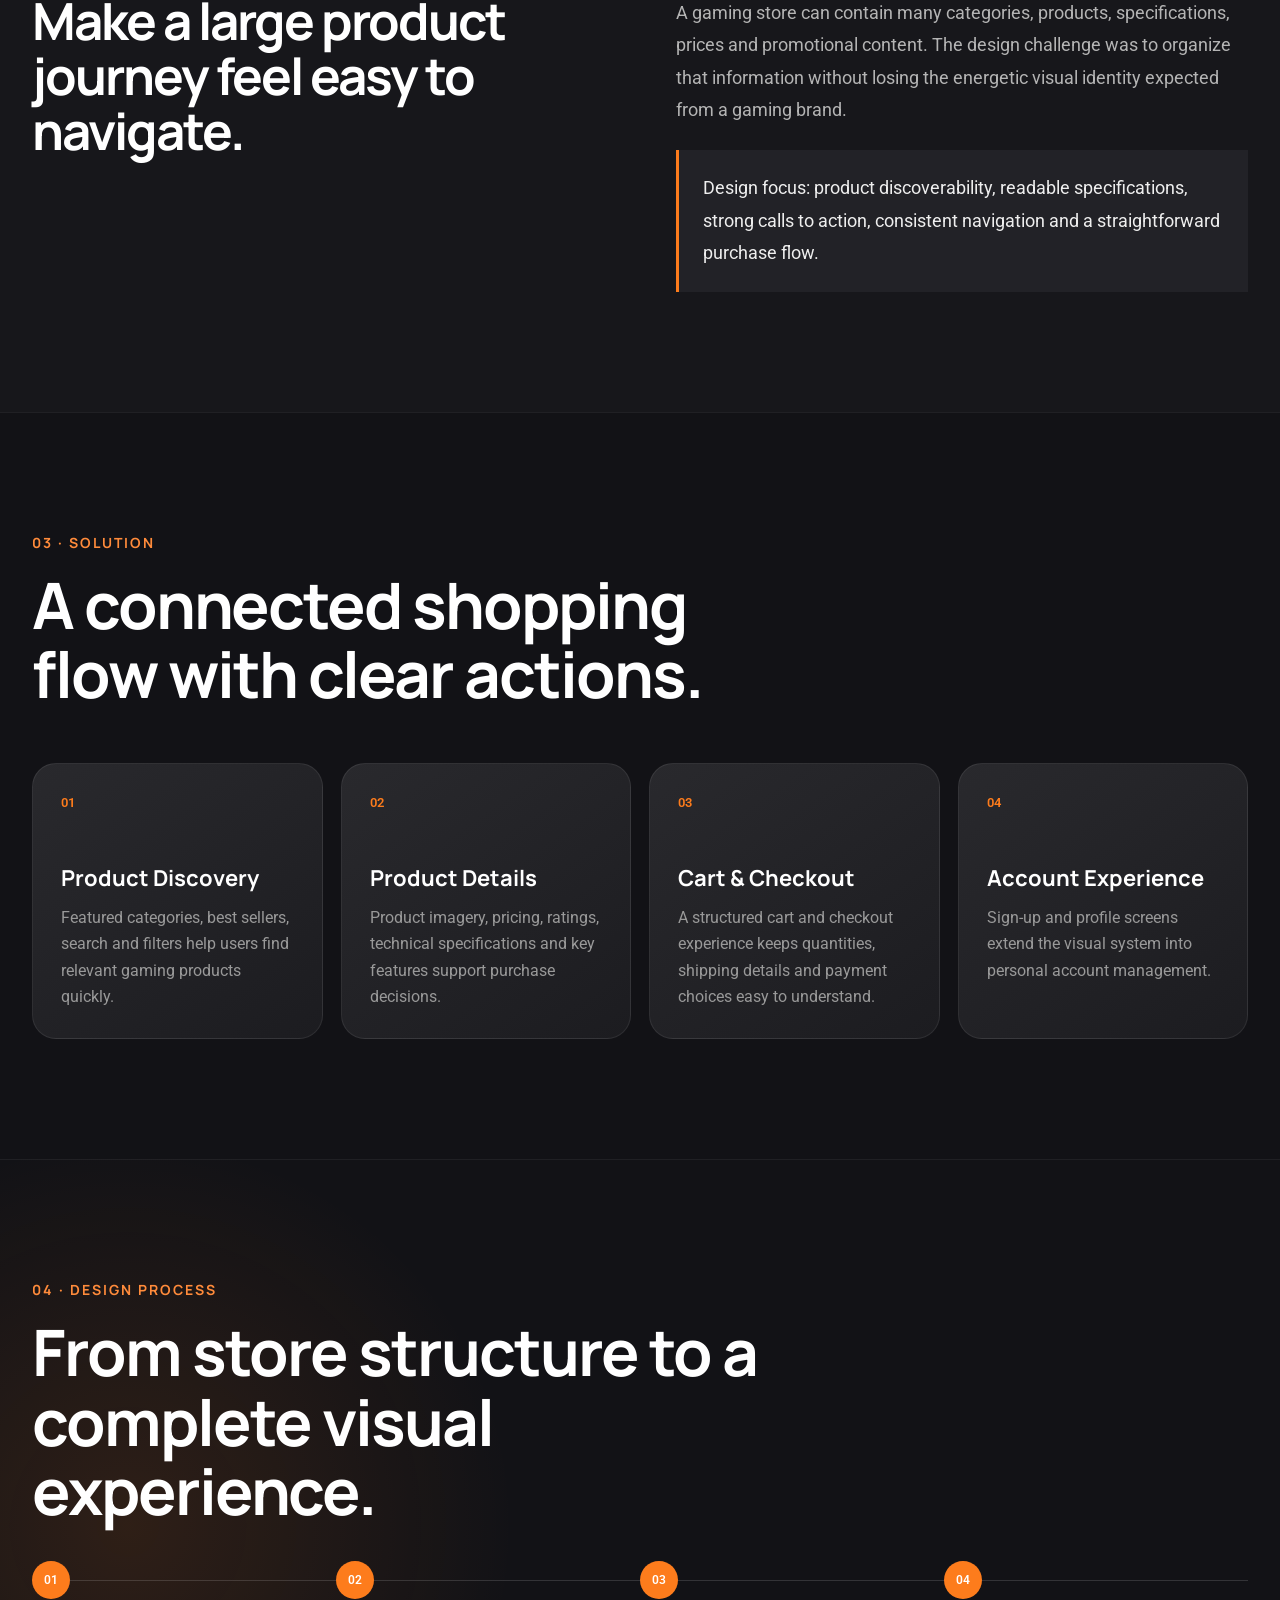
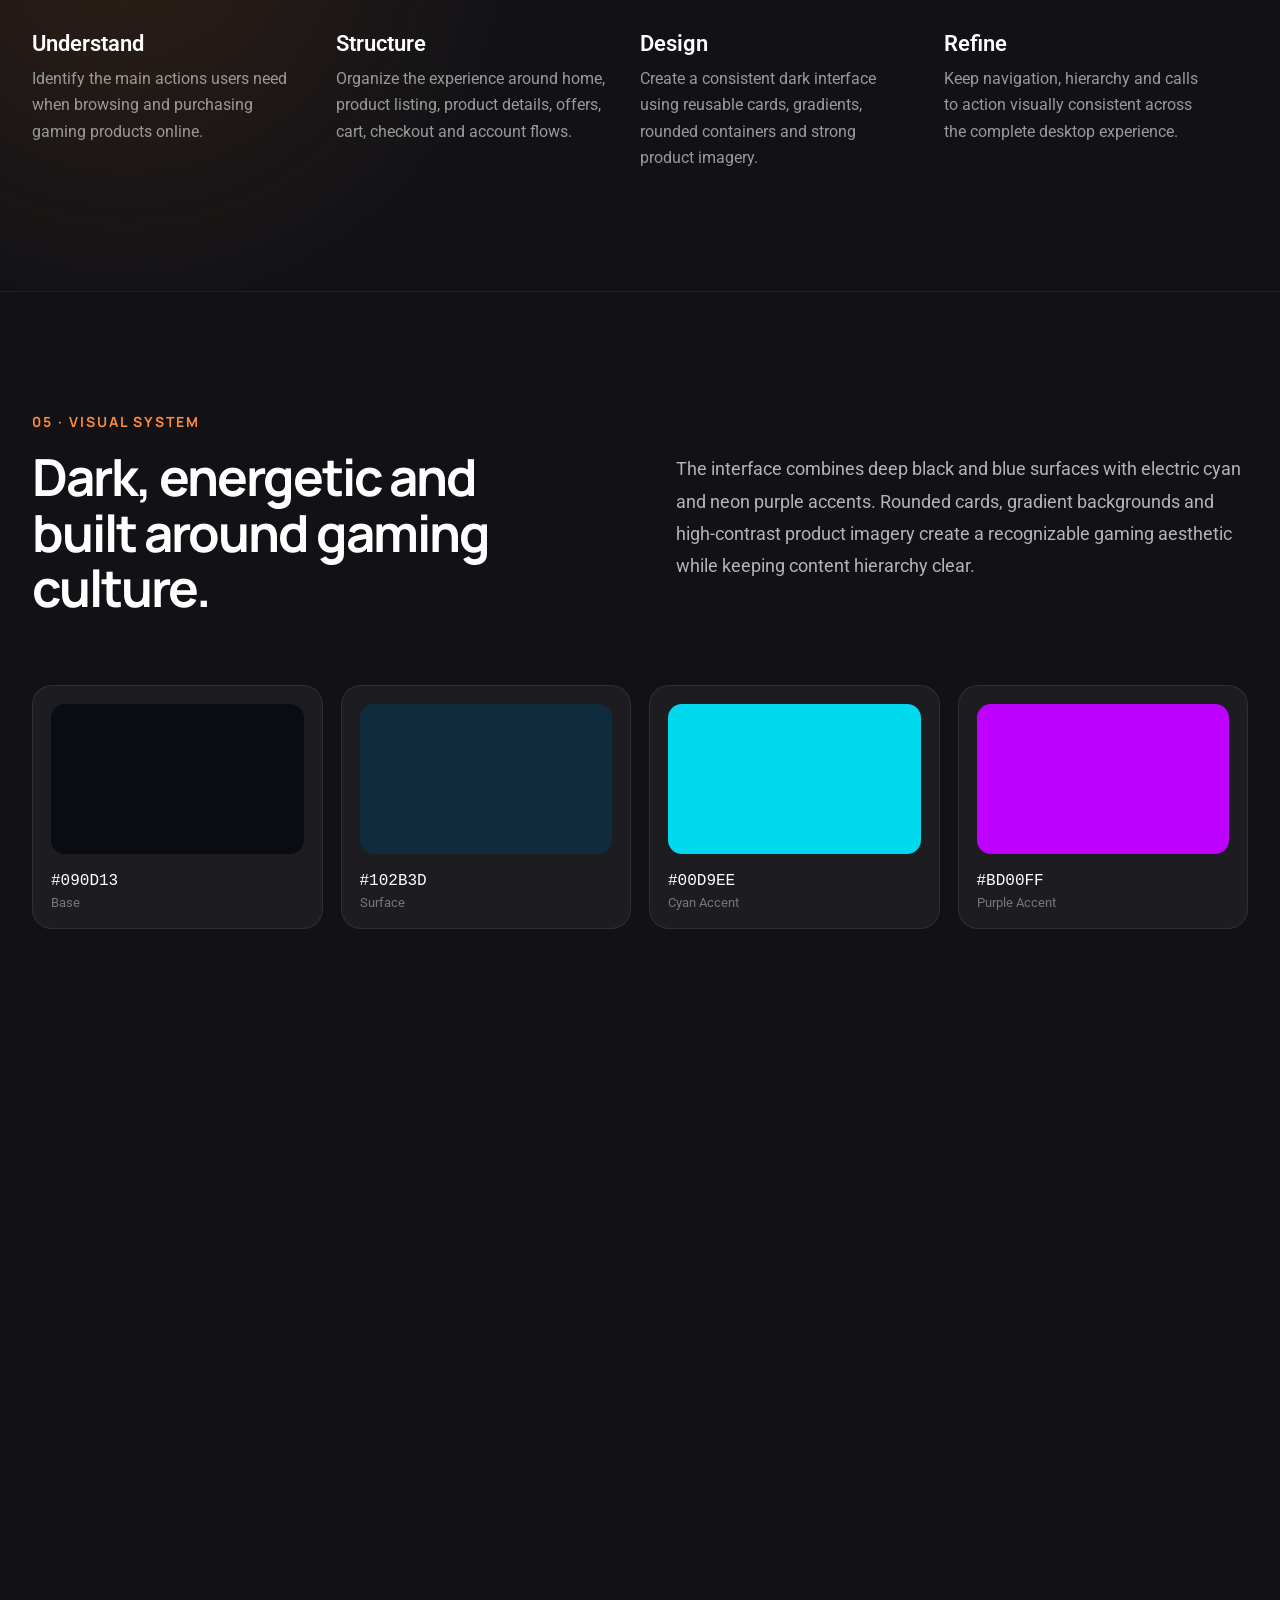
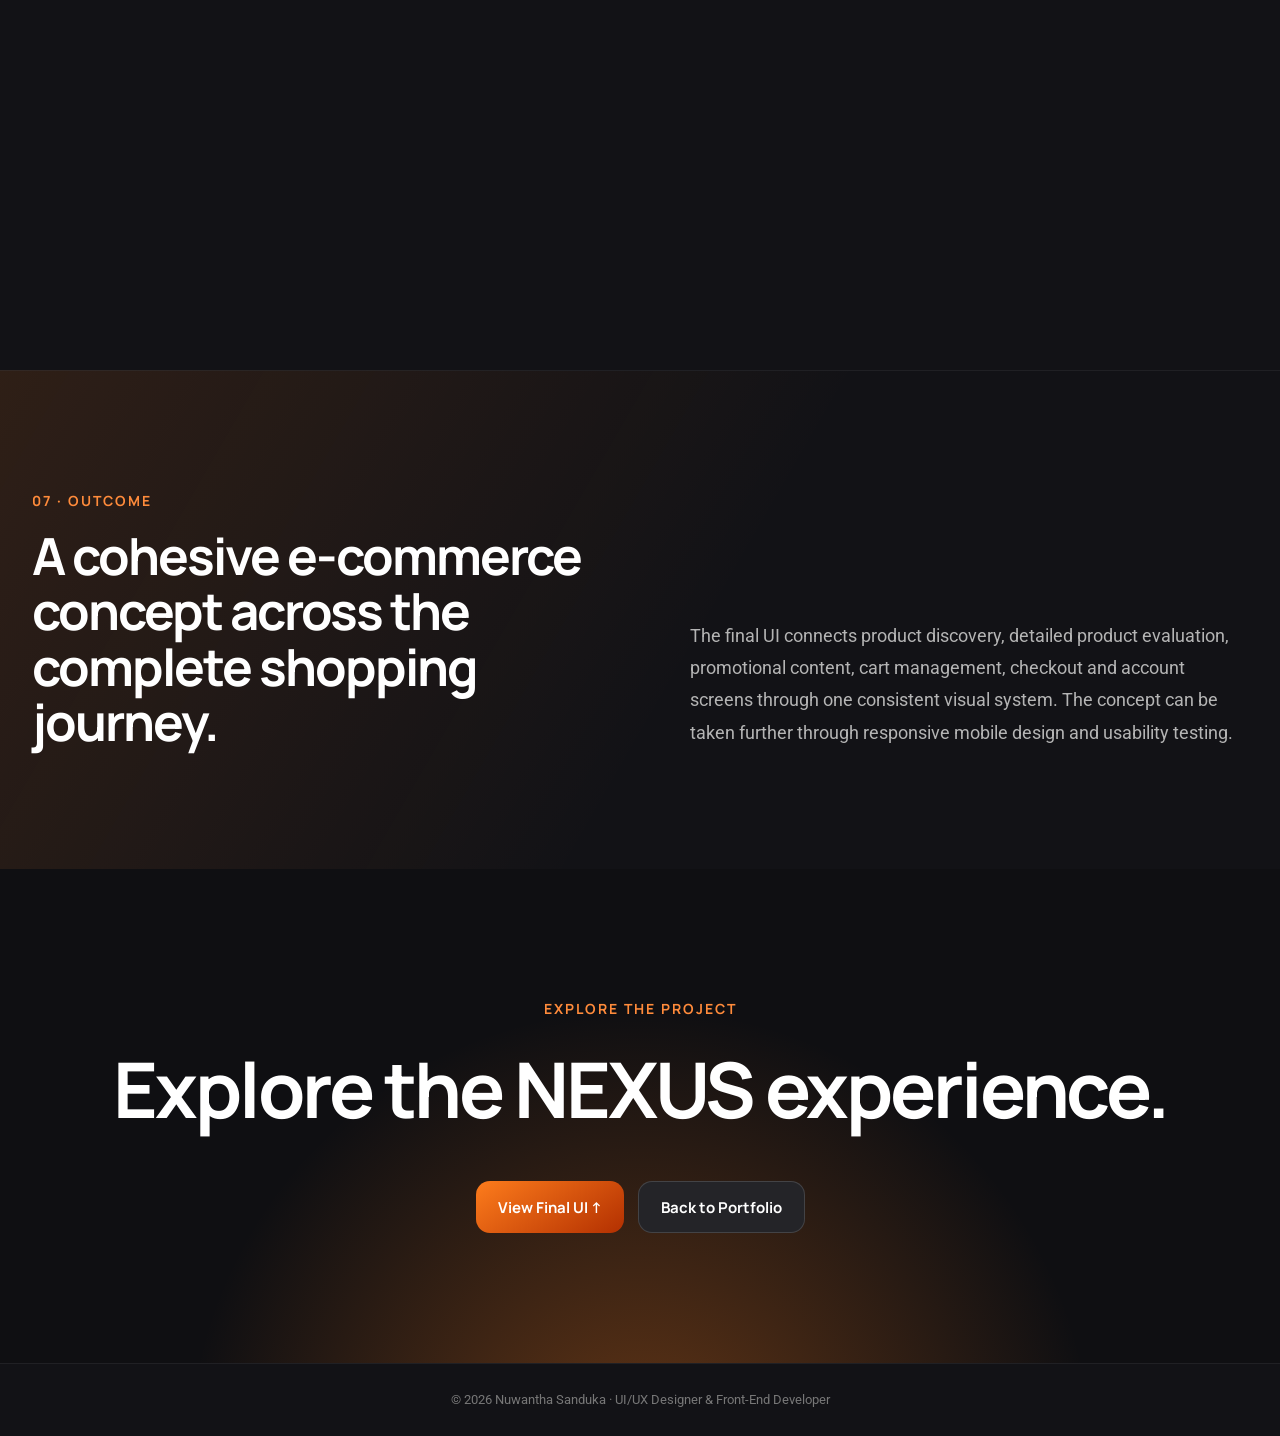
<file: nexus-case-study.html>
<!DOCTYPE html>
<html lang="en">
<head>
  <meta charset="utf-8">
  <meta name="viewport" content="width=device-width, initial-scale=1">
  <meta name="description" content="NEXUS gaming e-commerce website UI/UX case study by Nuwantha Sanduka.">
  <meta name="theme-color" content="#121216">
  <title>NEXUS — UI/UX Case Study</title>
  <link rel="stylesheet" href="style.css">
  <link rel="stylesheet" href="case-study.css">
</head>
<body class="case-study-page nexus-case">
  <header class="case-nav">
    <a class="case-brand" href="index.html#home"><img src="assets/images/brand-logo.png" alt="NS logo"></a>
    <a class="back-link" href="index.html#projects">← Back to Projects</a>
  </header>

  <main>
    <section class="case-hero">
      <div class="case-glow case-glow-one"></div>
      <div class="case-shell case-hero-grid">
        <div class="case-hero-copy">
          <p class="case-kicker">UI/UX CASE STUDY · E-COMMERCE WEBSITE</p>
          <h1>NEXUS</h1>
          <p class="case-lead">A gaming-focused e-commerce website concept designed to make discovering gear, exploring product details, managing a cart and completing checkout feel clear and visually engaging.</p>
          <div class="case-tags"><span>UX Design</span><span>UI Design</span><span>E-commerce</span><span>Web Design</span></div>
          <a class="case-primary" href="#final-ui">Explore Final UI ↓</a>
        </div>
        <div class="case-cover-wrap">
          <img src="assets/images/nexus/nexus-home.png" alt="NEXUS gaming e-commerce website home page">
        </div>
      </div>
    </section>

    <section class="case-section">
      <div class="case-shell">
        <p class="case-kicker">01 · OVERVIEW</p>
        <div class="case-two-col">
          <h2>A focused store experience for gaming gear.</h2>
          <p>NEXUS is a desktop e-commerce UI concept for gaming accessories and hardware. The experience connects product discovery, filtering, product details, offers, cart management, checkout and user account screens within one consistent interface.</p>
        </div>
        <div class="case-facts">
          <article><span>Project Type</span><strong>Gaming E-commerce</strong></article>
          <article><span>Role</span><strong>UI/UX Designer</strong></article>
          <article><span>Platform</span><strong>Desktop Web</strong></article>
          <article><span>Design Tool</span><strong>Figma</strong></article>
        </div>
      </div>
    </section>

    <section class="case-section case-soft">
      <div class="case-shell">
        <p class="case-kicker">02 · THE CHALLENGE</p>
        <div class="case-two-col">
          <h2>Make a large product journey feel easy to navigate.</h2>
          <div>
            <p>A gaming store can contain many categories, products, specifications, prices and promotional content. The design challenge was to organize that information without losing the energetic visual identity expected from a gaming brand.</p>
            <p class="case-note">Design focus: product discoverability, readable specifications, strong calls to action, consistent navigation and a straightforward purchase flow.</p>
          </div>
        </div>
      </div>
    </section>

    <section class="case-section">
      <div class="case-shell">
        <p class="case-kicker">03 · SOLUTION</p>
        <h2 class="case-title">A connected shopping flow with clear actions.</h2>
        <div class="feature-grid">
          <article><b>01</b><h3>Product Discovery</h3><p>Featured categories, best sellers, search and filters help users find relevant gaming products quickly.</p></article>
          <article><b>02</b><h3>Product Details</h3><p>Product imagery, pricing, ratings, technical specifications and key features support purchase decisions.</p></article>
          <article><b>03</b><h3>Cart & Checkout</h3><p>A structured cart and checkout experience keeps quantities, shipping details and payment choices easy to understand.</p></article>
          <article><b>04</b><h3>Account Experience</h3><p>Sign-up and profile screens extend the visual system into personal account management.</p></article>
        </div>
      </div>
    </section>

    <section class="case-section case-process">
      <div class="case-shell">
        <p class="case-kicker">04 · DESIGN PROCESS</p>
        <h2 class="case-title">From store structure to a complete visual experience.</h2>
        <div class="process-line">
          <article><span>01</span><h3>Understand</h3><p>Identify the main actions users need when browsing and purchasing gaming products online.</p></article>
          <article><span>02</span><h3>Structure</h3><p>Organize the experience around home, product listing, product details, offers, cart, checkout and account flows.</p></article>
          <article><span>03</span><h3>Design</h3><p>Create a consistent dark interface using reusable cards, gradients, rounded containers and strong product imagery.</p></article>
          <article><span>04</span><h3>Refine</h3><p>Keep navigation, hierarchy and calls to action visually consistent across the complete desktop experience.</p></article>
        </div>
      </div>
    </section>

    <section class="case-section">
      <div class="case-shell">
        <p class="case-kicker">05 · VISUAL SYSTEM</p>
        <div class="case-two-col">
          <h2>Dark, energetic and built around gaming culture.</h2>
          <p>The interface combines deep black and blue surfaces with electric cyan and neon purple accents. Rounded cards, gradient backgrounds and high-contrast product imagery create a recognizable gaming aesthetic while keeping content hierarchy clear.</p>
        </div>
        <div class="visual-system">
          <div class="palette"><span class="swatch swatch-a"></span><code>#090D13</code><small>Base</small></div>
          <div class="palette"><span class="swatch swatch-b"></span><code>#102B3D</code><small>Surface</small></div>
          <div class="palette"><span class="swatch swatch-c"></span><code>#00D9EE</code><small>Cyan Accent</small></div>
          <div class="palette"><span class="swatch swatch-d"></span><code>#BD00FF</code><small>Purple Accent</small></div>
        </div>
      </div>
    </section>

    <section class="case-section case-showcase" id="final-ui">
      <div class="case-shell">
        <p class="case-kicker">06 · FINAL UI</p>
        <h2 class="case-title">Key screens from NEXUS.</h2>
        <p class="case-center-copy">The final interface follows the main e-commerce journey—from discovering products and reviewing specifications to cart, checkout, offers and account management.</p>

        <div class="screen-grid">
          <figure class="screen-card case-wide-screen">
            <div class="screen-frame"><img src="assets/images/nexus/nexus-home.png" alt="NEXUS home page"></div>
            <figcaption><b>01</b><span>Home</span><small>Brand introduction, featured categories, best sellers and store benefits.</small></figcaption>
          </figure>

          <figure class="screen-card">
            <div class="screen-frame"><img src="assets/images/nexus/nexus-products.png" alt="NEXUS product listing page"></div>
            <figcaption><b>02</b><span>Product Listing</span><small>Search, filters and product cards for efficient product discovery.</small></figcaption>
          </figure>

          <figure class="screen-card">
            <div class="screen-frame"><img src="assets/images/nexus/nexus-product-details.png" alt="NEXUS product details page"></div>
            <figcaption><b>03</b><span>Product Details</span><small>Product gallery, price, rating, specifications and purchase actions.</small></figcaption>
          </figure>

          <figure class="screen-card">
            <div class="screen-frame"><img src="assets/images/nexus/nexus-cart.png" alt="NEXUS shopping cart page"></div>
            <figcaption><b>04</b><span>Shopping Cart</span><small>A clear overview of selected products, quantities and prices.</small></figcaption>
          </figure>

          <figure class="screen-card">
            <div class="screen-frame"><img src="assets/images/nexus/nexus-checkout.png" alt="NEXUS checkout page"></div>
            <figcaption><b>05</b><span>Checkout</span><small>Shipping information and payment methods organized in one flow.</small></figcaption>
          </figure>

          <figure class="screen-card">
            <div class="screen-frame"><img src="assets/images/nexus/nexus-offers.png" alt="NEXUS offers page"></div>
            <figcaption><b>06</b><span>Offers</span><small>A focused promotional page for limited-time gaming deals.</small></figcaption>
          </figure>

          <figure class="screen-card">
            <div class="screen-frame"><img src="assets/images/nexus/nexus-signup.png" alt="NEXUS account creation page"></div>
            <figcaption><b>07</b><span>Account Creation</span><small>A simple sign-up form aligned with the store's visual language.</small></figcaption>
          </figure>

          <figure class="screen-card case-wide-screen">
            <div class="screen-frame"><img src="assets/images/nexus/nexus-profile.png" alt="NEXUS user profile page"></div>
            <figcaption><b>08</b><span>User Profile</span><small>Personal information and account details presented in a structured dashboard.</small></figcaption>
          </figure>
        </div>
      </div>
    </section>

    <section class="case-section case-result">
      <div class="case-shell case-result-inner">
        <div><p class="case-kicker">07 · OUTCOME</p><h2>A cohesive e-commerce concept across the complete shopping journey.</h2></div>
        <p>The final UI connects product discovery, detailed product evaluation, promotional content, cart management, checkout and account screens through one consistent visual system. The concept can be taken further through responsive mobile design and usability testing.</p>
      </div>
    </section>

    <section class="case-cta">
      <div class="case-shell">
        <p class="case-kicker">EXPLORE THE PROJECT</p>
        <h2>Explore the NEXUS experience.</h2>
        <div class="case-cta-actions">
          <a class="case-primary" href="#final-ui">View Final UI ↑</a>
          <a class="case-secondary" href="index.html#projects">Back to Portfolio</a>
        </div>
      </div>
    </section>
  </main>

  <footer class="case-footer"><p>© 2026 Nuwantha Sanduka · UI/UX Designer & Front-End Developer</p></footer>
  <script src="case-study.js"></script>
</body>
</html>
</file>
<file: style.css>
/* ================================================================
   LOCAL FONTS
   අන්තර්ජාලය නොමැතිවත් site එකේ fonts වැඩ කිරීමට local files භාවිතා කරයි.
   ================================================================ */
@font-face {
  font-family: "Manrope";
  src: url("assets/fonts/manrope-400.woff2") format("woff2");
  font-style: normal;
  font-weight: 400;
  font-display: swap;
}

@font-face {
  font-family: "Poppins";
  src: url("assets/fonts/poppins-600.woff2") format("woff2");
  font-style: normal;
  font-weight: 600;
  font-display: swap;
}

@font-face {
  font-family: "Manrope";
  src: url("assets/fonts/manrope-600.woff2") format("woff2");
  font-style: normal;
  font-weight: 600;
  font-display: swap;
}

@font-face {
  font-family: "Manrope";
  src: url("assets/fonts/manrope-700.woff2") format("woff2");
  font-style: normal;
  font-weight: 700;
  font-display: swap;
}

@font-face {
  font-family: "Manrope";
  src: url("assets/fonts/manrope-800.woff2") format("woff2");
  font-style: normal;
  font-weight: 800;
  font-display: swap;
}

@font-face {
  font-family: "Roboto";
  src: url("assets/fonts/roboto-300.woff2") format("woff2");
  font-style: normal;
  font-weight: 300;
  font-display: swap;
}

@font-face {
  font-family: "Roboto";
  src: url("assets/fonts/roboto-400.woff2") format("woff2");
  font-style: normal;
  font-weight: 400;
  font-display: swap;
}

@font-face {
  font-family: "Roboto";
  src: url("assets/fonts/roboto-500.woff2") format("woff2");
  font-style: normal;
  font-weight: 500;
  font-display: swap;
}

@font-face {
  font-family: "Roboto";
  src: url("assets/fonts/roboto-600.woff2") format("woff2");
  font-style: normal;
  font-weight: 600;
  font-display: swap;
}

/* Site එක පුරා නැවත භාවිතා වන ප්‍රධාන වර්ණ සහ animation values. */
:root {
  --ink: #121216;
  --ink-deep: #0f0f12;
  --surface: #292929;
  --surface-soft: rgba(41, 41, 41, 0.8);
  --surface-glass: rgba(38, 37, 38, 0.8);
  --orange: #fd7c1c;
  --orange-soft: #ff8b3b;
  --gold: #fcb52d;
  --cream: #fffbf2;
  --muted: #b4b4b4;
  --white: #ffffff;
  --canvas: 1440px;
  --spring: cubic-bezier(0.16, 1, 0.3, 1);
}

/* සියලු elements වල size ගණනය සරල කරන global reset එක. */
*,
*::before,
*::after {
  box-sizing: border-box;
}

html {
  scroll-behavior: smooth;
  scroll-padding-top: 100px;
  background: var(--ink);
}

body {
  margin: 0;
  min-width: 320px;
  overflow-x: hidden;
  color: var(--white);
  background: var(--ink);
  font-family: "Roboto", Arial, sans-serif;
  -webkit-font-smoothing: antialiased;
  text-rendering: optimizeLegibility;
}

body.menu-locked {
  overflow: hidden;
}

img {
  display: block;
  max-width: 100%;
}

a {
  color: inherit;
  text-decoration: none;
}

button,
a {
  -webkit-tap-highlight-color: transparent;
}

button {
  color: inherit;
  font: inherit;
}

button:focus-visible,
a:focus-visible {
  outline: 2px solid var(--gold);
  outline-offset: 4px;
}

/* ================================================================
   FIXED NAVIGATION BAR
   Scroll කළත් navigation bar එක viewport එකේ ඉහළින්ම තබයි.
   ================================================================ */
.site-header {
  position: fixed;
  z-index: 100;
  top: 0;
  left: 0;
  width: 100%;
  height: 82px;
  border-top: 1px solid rgba(253, 124, 28, 0.72);
  background:
    linear-gradient(90deg, rgba(24, 15, 16, 0.97), rgba(73, 27, 12, 0.96) 50%, rgba(24, 15, 16, 0.97));
  box-shadow: 0 12px 34px rgba(0, 0, 0, 0.2);
  opacity: 0;
  pointer-events: none;
  transform: translateY(-22px);
  transition:
    opacity 0.82s ease,
    background 220ms ease,
    box-shadow 220ms ease,
    transform 1.05s var(--spring);
  transition-delay: 0.35s;
  backdrop-filter: blur(22px);
  -webkit-backdrop-filter: blur(22px);
}

.site-header.is-loaded {
  opacity: 1;
  pointer-events: auto;
  transform: translateY(0);
}

.site-header.is-scrolled {
  background:
    linear-gradient(90deg, rgba(18, 14, 16, 0.98), rgba(61, 23, 12, 0.97) 50%, rgba(18, 14, 16, 0.98));
  box-shadow: 0 14px 38px rgba(0, 0, 0, 0.42);
}

.site-header-inner {
  position: relative;
  width: min(calc(100% - 112px), 1720px);
  height: 100%;
  margin: 0 auto;
}

/* ================================================================
   HERO SECTION — DESKTOP BASE DESIGN
   Figma 1440px frame එක අනුව hero elements absolute position කර ඇත.
   ================================================================ */
.hero {
  --hero-display-height: 1024px;
  --hero-left-shift: 0px;
  --hero-name-scale: 1;
  --hero-name-width-scale: 1;
  --hero-right-shift: 0px;
  --hero-stage-scale: 1;

  position: relative;
  width: 100%;
  height: var(--hero-display-height);
  overflow: hidden;
  isolation: isolate;
  background:
    radial-gradient(circle at 50% 106%, rgba(253, 240, 187, 0.96) 0 8%, rgba(252, 181, 45, 0.88) 19%, rgba(253, 124, 28, 0.74) 40%, rgba(183, 16, 1, 0.56) 67%, rgba(18, 18, 22, 0) 96%),
    #121216;
}

.hero-stage {
  position: absolute;
  top: 0;
  left: 50%;
  width: 1440px;
  height: 1024px;
  transform: translateX(-50%) scale(var(--hero-stage-scale));
  transform-origin: top center;
}

.hero-aurora {
  position: absolute;
  z-index: -2;
  top: 178px;
  left: 50%;
  width: min(1500px, 112vw);
  height: 994px;
  border-radius: 46% 46% 28% 28%;
  background:
    radial-gradient(circle at 50% 82%, #fdf0bb 0 14%, #fcb52d 27%, #fd7c1c 54%, #b71001 83%, rgba(183, 16, 1, 0) 100%);
  filter: blur(100px);
  opacity: 0.98;
  transform: translateX(-50%);
}

/* Hero එක load වන විට භාවිතා වන එකම smooth transition timing එක. */
.hero-motion {
  transition:
    opacity 0.82s ease,
    transform 1.278s var(--spring);
  transition-delay: 0.35s;
}

.hero-brand {
  position: absolute;
  z-index: 2;
  top: 26px;
  left: 0;
  width: 60px;
  height: 30px;
  overflow: hidden;
}

.hero-brand img,
.footer-brand > img {
  width: 100%;
  height: 100%;
  object-fit: cover;
}

.hero-nav {
  position: absolute;
  z-index: 2;
  top: 19px;
  left: 50%;
  display: grid;
  width: 707px;
  height: 44px;
  padding: 4px;
  grid-template-columns: repeat(5, minmax(0, 1fr));
  gap: 7px;
  border: 1px solid rgba(255, 139, 58, 0.24);
  border-radius: 13px;
  background: rgba(20, 13, 15, 0.16);
  box-shadow: inset 0 1px 0 rgba(255, 255, 255, 0.03);
  transform: translateX(-50%);
  backdrop-filter: blur(18px);
  -webkit-backdrop-filter: blur(18px);
}

.hero-nav a {
  display: grid;
  width: 100%;
  height: 34px;
  place-items: center;
  border: 1px solid rgba(255, 244, 227, 0.035);
  border-radius: 9px;
  color: var(--white);
  background: rgba(255, 149, 112, 0.11);
  font-size: 14px;
  font-weight: 500;
  line-height: 20px;
  transition: background 180ms ease, color 180ms ease, transform 180ms ease;
}

.hero-nav a:hover,
.hero-nav a.active {
  background: rgba(253, 124, 28, 0.34);
  transform: translateY(-1px);
}

.hero-contact {
  position: absolute;
  z-index: 2;
  top: 22px;
  right: 0;
  display: grid;
  width: 116px;
  height: 38px;
  place-items: center;
  border-radius: 9px;
  color: #000;
  background: var(--white);
  font-size: 14px;
  font-weight: 500;
  line-height: 20px;
  transition: background 180ms ease, color 180ms ease, transform 180ms ease;
}

.hero-contact:hover {
  color: var(--white);
  background: #191919;
  transform: translateY(-2px);
}

.menu-toggle {
  display: none;
}

/* Profile image එක මුලින් පහළින් සිට load animation එකෙන් ඉහළට එයි. */
.hero-profile {
  position: absolute;
  z-index: 2;
  top: 125px;
  left: calc(50% - 366px);
  width: 733px;
  height: 915px;
  max-width: none;
  object-fit: cover;
  opacity: 0;
  transform: translateY(221px);
}

.hero-title {
  position: absolute;
  z-index: 5;
  top: 410px;
  left: max(90px, calc(50% - 630px));
  width: 471px;
  opacity: 0;
  transform: translateX(calc(-349px + var(--hero-left-shift)));
}

.hero-pill {
  display: inline-grid;
  width: 208px;
  height: 26px;
  margin: 0 0 2px;
  place-items: center;
  border-radius: 104px;
  color: var(--white);
  background: linear-gradient(90deg, var(--orange), var(--gold));
  font-size: 14px;
  font-weight: 600;
  line-height: 20px;
}

.hero-title h1 {
  display: flex;
  flex-direction: column;
  margin: 0;
  color: var(--white);
  font-family: "Manrope", sans-serif;
  font-size: 48px;
  font-weight: 600;
  letter-spacing: -0.4px;
  line-height: 58px;
}

.hero-title h1 strong {
  font-weight: 800;
}

.hero-copy {
  position: absolute;
  z-index: 5;
  top: 410px;
  right: max(92px, calc(50% - 628px));
  width: 423px;
  opacity: 0;
  transform: translateX(calc(438px + var(--hero-right-shift)));
}

.hero-copy > p {
  height: 96px;
  margin: 0;
  color: var(--muted);
  font-size: 24px;
  font-weight: 400;
  line-height: 32px;
}

.hero-actions {
  display: flex;
  margin-top: 27px;
  gap: 27px;
}

.button {
  display: grid;
  width: 198px;
  height: 59px;
  place-items: center;
  border-radius: 30px;
  font-size: 24px;
  font-weight: 400;
  line-height: 32px;
  transition: transform 180ms ease, filter 180ms ease;
}

.button:hover {
  filter: brightness(1.08);
  transform: translateY(-3px);
}

.button-light {
  color: #191919;
  background: linear-gradient(90deg, #fff, #b4b4b4);
}

.button-dark {
  color: #b4b4b4;
  background: #191919;
}

/* Profile image එක මත ඇති විශාල “Nuwantha” නම. */
.hero-name {
  position: absolute;
  z-index: 4;
  top: 716px;
  left: calc(50% - 660px);
  width: 1320px;
  height: 206px;
  overflow: hidden;
  color: transparent;
  background: linear-gradient(90deg, #fff 58%, #b4b4b4 100%);
  background-clip: text;
  -webkit-background-clip: text;
  font-family: "Poppins", sans-serif;
  font-size: 260px;
  font-weight: 600;
  letter-spacing: -8px;
  line-height: 0.8;
  white-space: nowrap;
  opacity: 0;
  transform: translate(0, 212px) scale(var(--hero-name-scale)) scaleX(var(--hero-name-width-scale));
  transform-origin: center;
}

.hero.is-loaded .hero-profile {
  opacity: 1;
  transform: translate(0, 0);
}

.hero.is-loaded .hero-title {
  opacity: 1;
  transform: translateX(var(--hero-left-shift));
}

.hero.is-loaded .hero-copy {
  opacity: 1;
  transform: translateX(var(--hero-right-shift));
}

.hero.is-loaded .hero-name {
  opacity: 1;
  transform: translate(0, 0) scale(var(--hero-name-scale)) scaleX(var(--hero-name-width-scale));
}

/* ================================================================
   COMMON SECTION STYLES
   සියලු content sections වල background සහ spacing consistency මෙතැනින් පාලනය වේ.
   ================================================================ */
.section {
  position: relative;
  overflow: hidden;
  isolation: isolate;
  background: var(--ink);
}

.about-section,
.skills-section,
.projects-section,
.experience-section,
.contact-section {
  height: auto;
  min-height: 0;
  padding-bottom: 80px;
}

/* About Me section එකේ desktop spacing. */
.about-section {
  padding-top: 80px;
}

.ambient {
  position: absolute;
  z-index: -1;
  border-radius: 50%;
  background: rgba(253, 124, 28, 0.14);
  filter: blur(220px);
  pointer-events: none;
}

.ambient-about-left {
  top: -182px;
  left: -165px;
  width: 613px;
  height: 613px;
  opacity: 0.9;
}

.ambient-about-right {
  right: -346px;
  bottom: -140px;
  width: 757px;
  height: 757px;
  opacity: 0.62;
}

.ambient-skills {
  right: -80px;
  top: 470px;
  width: 520px;
  height: 520px;
  opacity: 0.56;
  filter: blur(360px);
}

.ambient-projects {
  left: -290px;
  top: 100px;
  width: 780px;
  height: 730px;
  opacity: 0.5;
  filter: blur(360px);
}

.ambient-experience-left {
  left: -135px;
  bottom: -155px;
  width: 520px;
  height: 520px;
  opacity: 0.5;
  filter: blur(340px);
}

.ambient-experience-right {
  right: -290px;
  top: 235px;
  width: 780px;
  height: 730px;
  opacity: 0.46;
  filter: blur(380px);
}

.ambient-contact {
  left: 50%;
  bottom: -260px;
  width: 1200px;
  height: 440px;
  background: rgba(253, 124, 28, 0.32);
  filter: blur(240px);
  transform: translateX(-50%);
}

/* සෑම section එකකම භාවිතා වන orange label සහ ප්‍රධාන title style එක. */
.section-heading {
  text-align: center;
}

.section-heading > p {
  height: 26px;
  margin: 0;
  color: var(--orange-soft);
  font-size: 18px;
  font-weight: 500;
  line-height: 26px;
}

.section-heading > h2 {
  height: 48px;
  margin: 4px 0 0;
  color: var(--white);
  font-size: 40px;
  font-weight: 500;
  line-height: 48px;
}

.about-content {
  width: 1055px;
  margin: 0 auto;
  padding-top: 0;
}

.about-copy {
  display: flex;
  width: 1055px;
  height: 192px;
  margin: 64px 0 0;
  align-items: center;
  justify-content: center;
  color: var(--white);
  font-size: 18px;
  font-weight: 400;
  line-height: 29px;
  text-align: center;
}

.education-card {
  display: flex;
  width: 1046px;
  height: 141px;
  margin: 54px auto 0;
  padding: 34px 35px;
  align-items: center;
  border-radius: 23px;
  background: var(--surface);
}

.education-icon {
  display: grid;
  flex: 0 0 72px;
  width: 72px;
  height: 72px;
  margin-right: 58px;
  place-items: center;
  border-radius: 14px;
  background: linear-gradient(145deg, var(--orange), #b33001);
}

.education-icon img {
  width: 54px;
  height: 54px;
  object-fit: contain;
}

.education-card h3 {
  margin: 0;
  color: var(--white);
  font-size: 22px;
  font-weight: 600;
  line-height: 30px;
}

.education-card p {
  margin: 8px 0 0;
  color: var(--white);
  font-family: "Manrope", sans-serif;
  font-size: 14px;
  line-height: 22px;
}

.certificate-track {
  display: grid;
  grid-template-columns: repeat(2, 502px);
  width: 1046px;
  margin: 38px auto 0;
  gap: 42px;
}

.certificate-card {
  display: flex;
  height: 141px;
  padding: 23px;
  align-items: center;
  border-radius: 23px;
  background: var(--surface);
}

.certificate-icon {
  flex: 0 0 95px;
  width: 95px;
  height: 95px;
  margin-right: 19px;
  overflow: hidden;
  border-radius: 14px;
  background: #d9d9d9;
}

.certificate-icon img {
  width: 100%;
  height: 100%;
  object-fit: cover;
}

.google-icon img {
  padding: 10px;
  object-fit: contain;
}

.certificate-card h3 {
  margin: 0;
  font-family: "Manrope", sans-serif;
  font-size: 22px;
  font-weight: 600;
  line-height: 30px;
  white-space: nowrap;
}

.certificate-card p {
  margin: 6px 0 0;
  color: var(--white);
  font-family: "Manrope", sans-serif;
  font-size: 13px;
  line-height: 20px;
  white-space: nowrap;
}

.carousel-control {
  display: flex;
  width: 173px;
  height: 44px;
  margin: 31px auto 0;
  align-items: center;
  justify-content: center;
  gap: 11px;
}

.carousel-control button {
  display: grid;
  width: 30px;
  height: 30px;
  padding: 0;
  place-items: center;
  border: 0;
  border-radius: 50%;
  color: var(--muted);
  background: #2b2b2d;
  cursor: pointer;
  line-height: 1;
  transition: color 180ms ease, background 180ms ease, transform 180ms ease;
}

.carousel-control button:hover {
  color: var(--white);
  background: var(--orange);
  transform: scale(1.08);
}

.carousel-dots {
  display: flex;
  align-items: center;
  gap: 6px;
}

.carousel-dots span {
  width: 5px;
  height: 5px;
  border-radius: 50%;
  background: #636366;
  transition: width 180ms ease, background 180ms ease;
}

.carousel-dots span.active {
  width: 7px;
  height: 7px;
  background: var(--orange);
}

/* ================================================================
   SKILLS සහ TOOLS
   Cards තුන සහ නතර නොවන horizontal tool marquee එක මෙහි ඇත.
   ================================================================ */
.skills-section {
  padding-top: 80px;
}

.skills-grid {
  display: grid;
  grid-template-columns: repeat(3, 300px);
  width: 1046px;
  margin: 87px auto 0;
  gap: 73px;
}

.skill-card {
  position: relative;
  display: flex;
  width: 300px;
  height: 357px;
  flex-direction: column;
  align-items: center;
  border: 1px solid rgba(255, 251, 242, 0.11);
  border-radius: 27px;
  background: rgba(41, 41, 41, 0.8);
  box-shadow: inset 0 0 44px rgba(255, 255, 255, 0.02);
  backdrop-filter: blur(20px);
}

.skill-icon {
  display: grid;
  width: 107px;
  height: 107px;
  margin-top: 38px;
  place-items: center;
  border-radius: 16px;
  background: rgba(83, 82, 83, 0.82);
}

.skill-icon img {
  width: 64px;
  height: 64px;
  object-fit: contain;
}

.skill-card h3 {
  margin: 28px 0 0;
  font-family: "Manrope", sans-serif;
  font-size: 24px;
  font-weight: 700;
  line-height: 32px;
  text-align: center;
}

.skill-card p {
  margin: 8px 6px 0;
  color: var(--muted);
  font-family: "Manrope", sans-serif;
  font-size: 14px;
  line-height: 21px;
  text-align: center;
}

.skill-card em {
  color: var(--orange);
  font-style: normal;
}

/* JavaScript මගින් scrollLeft වෙනස් කර tool logos auto-scroll කරයි. */
.tool-marquee {
  width: 100%;
  margin: 96px auto 0;
  overflow-x: auto;
  cursor: grab;
  mask-image: linear-gradient(90deg, transparent, #000 7%, #000 93%, transparent);
  overscroll-behavior-inline: contain;
  scrollbar-width: none;
  touch-action: pan-x pan-y;
  -webkit-mask-image: linear-gradient(90deg, transparent, #000 7%, #000 93%, transparent);
}

.tool-marquee::-webkit-scrollbar {
  display: none;
}

.tool-marquee.is-dragging {
  cursor: grabbing;
  user-select: none;
}

.tool-marquee-track {
  display: flex;
  width: max-content;
  padding: 0 64px;
  gap: 64px;
}

.tool-set {
  display: flex;
  flex: 0 0 auto;
  gap: 64px;
}

.tool-chip {
  display: grid;
  flex: 0 0 96px;
  width: 96px;
  height: 96px;
  place-items: center;
  border-radius: 16px;
  background: rgba(38, 37, 38, 0.6);
  transition: transform 180ms ease, background 180ms ease;
}

.tool-chip:hover {
  background: rgba(61, 59, 61, 0.8);
  transform: translateY(-7px);
}

.tool-chip img {
  width: 56px;
  height: 56px;
  object-fit: contain;
  pointer-events: none;
}

/* ================================================================
   PROJECTS CAROUSEL
   Desktop එකේ cards පේළියක්, mobile එකේ horizontal swipe carousel එකක් වේ.
   ================================================================ */
.projects-section {
  padding-top: 80px;
}

.project-track {
  display: flex;
  width: 1260px;
  margin: 89px auto 0;
  gap: 29.5px;
}

.project-card {
  position: relative;
  flex: 0 0 400px;
  width: 400px;
  height: 426px;
  overflow: hidden;
  border: 1px solid rgba(255, 255, 255, 0.34);
  border-radius: 41px;
  background: linear-gradient(145deg, #414145, #29292c);
  box-shadow:
    0 22px 46px rgba(0, 0, 0, 0.24),
    inset 0 1px 0 rgba(255, 255, 255, 0.18);
}

.project-card::before {
  position: absolute;
  z-index: 0;
  inset: 9px;
  border-radius: 35px;
  background: #151515;
  content: "";
}

.project-image {
  position: absolute;
  z-index: 1;
  top: 9px;
  left: 9px;
  width: 380px;
  height: 237px;
  border-radius: 35px;
  object-fit: cover;
}

.project-panel {
  position: absolute;
  z-index: 2;
  top: 184px;
  left: 9px;
  width: 380px;
  height: 233px;
  border-radius: 0 0 35px 35px;
  background: #161616;
  clip-path: polygon(0 0, 51% 0, 61% 13%, 100% 13%, 100% 100%, 0 100%);
}

.project-content {
  position: absolute;
  z-index: 3;
  inset: 0;
}

.project-type {
  position: absolute;
  top: 201px;
  left: 36px;
  height: 24px;
  margin: 0;
  color: var(--orange-soft);
  font-size: 16px;
  font-weight: 600;
  line-height: 24px;
}

.project-content h3 {
  position: absolute;
  top: 230px;
  left: 36px;
  margin: 0;
  font-size: 22px;
  font-weight: 500;
  line-height: 28px;
}

.project-description {
  position: absolute;
  top: 268px;
  left: 36px;
  width: 310px;
  height: 62px;
  margin: 0;
  color: var(--cream);
  font-size: 14px;
  font-weight: 300;
  line-height: 20px;
}

.project-buttons {
  position: absolute;
  top: 344px;
  left: 36px;
  display: flex;
  gap: 33px;
}

.project-link {
  display: flex;
  width: 146px;
  height: 52px;
  padding: 0;
  align-items: center;
  justify-content: center;
  border: 0;
  border-radius: 14px;
  cursor: pointer;
  font-family: "Manrope", sans-serif;
  font-size: 16px;
  font-weight: 700;
  transition: transform 180ms ease, filter 180ms ease;
}

.project-link:hover {
  filter: brightness(1.1);
  transform: translateY(-3px);
}

.demo-link {
  color: var(--white);
  background: linear-gradient(145deg, var(--orange), #b33001);
}

.github-link {
  gap: 11px;
  color: #191919;
  background: linear-gradient(90deg, #fff, #d2d2d2);
}

.github-link img {
  width: 25px;
  height: 25px;
  object-fit: contain;
}

.projects-section .carousel-control {
  margin-top: 64px;
}

/* ================================================================
   EXPERIENCE TIMELINE සහ CV BANNER
   ================================================================ */
.experience-section {
  padding-top: 80px;
}

.timeline-grid {
  display: grid;
  grid-template-columns: repeat(2, 551px);
  width: 1138px;
  height: 449px;
  margin: 48px auto 0;
  gap: 37px;
}

.timeline-column {
  position: relative;
  display: flex;
  height: 449px;
  padding-left: 37px;
  flex-direction: column;
  gap: 29px;
}

.timeline-column::before {
  position: absolute;
  top: 0;
  bottom: 0;
  left: 0;
  width: 3px;
  border-radius: 3px;
  background: linear-gradient(var(--orange), #b33001);
  content: "";
}

.timeline-card {
  position: relative;
  width: 513px;
  height: 127px;
  padding: 21px 23px 10px 41px;
  border-radius: 18px;
  background: rgba(38, 37, 38, 0.8);
}

.timeline-dot {
  position: absolute;
  top: 55px;
  left: -45px;
  width: 13px;
  height: 13px;
  border: 3px solid var(--ink);
  border-radius: 50%;
  background: var(--orange);
}

.timeline-card h3 {
  max-width: 310px;
  margin: 0;
  overflow: hidden;
  font-size: 20px;
  font-weight: 500;
  line-height: 28px;
  text-overflow: ellipsis;
  white-space: nowrap;
}

.timeline-card time {
  position: absolute;
  top: 28px;
  right: 23px;
  color: var(--orange);
  font-size: 13px;
  font-weight: 500;
  line-height: 20px;
}

.timeline-card p {
  width: 421px;
  margin: 9px 0 0;
  color: var(--muted);
  font-size: 13px;
  line-height: 20px;
}

.cv-banner {
  display: flex;
  width: 1138px;
  height: 153px;
  margin: 44px auto 0;
  padding: 30px 38px;
  align-items: center;
  justify-content: space-between;
  border-radius: 23px;
  background: rgba(41, 41, 41, 0.8);
}

.cv-banner h3 {
  margin: 0;
  font-size: 30px;
  font-weight: 600;
  line-height: 38px;
}

.cv-banner p {
  margin: 7px 0 0;
  color: var(--muted);
  font-size: 16px;
  line-height: 24px;
}

.cv-buttons {
  display: flex;
  gap: 43px;
}

.small-button {
  display: grid;
  width: 146px;
  height: 43px;
  place-items: center;
  border-radius: 12px;
  font-family: "Manrope", sans-serif;
  font-size: 14px;
  font-weight: 700;
  transition: transform 180ms ease, filter 180ms ease;
}

.small-button:hover {
  filter: brightness(1.1);
  transform: translateY(-3px);
}

.small-button-light {
  color: #191919;
  background: linear-gradient(90deg, #fff, #d5d5d5);
}

.small-button-orange {
  color: var(--white);
  background: linear-gradient(145deg, var(--orange), #b33001);
}

/* ================================================================
   CONTACT CARDS
   ================================================================ */
.contact-section {
  padding-top: 80px;
}

.contact-section .section-heading > span {
  display: block;
  height: 52px;
  margin-top: 0;
  color: var(--muted);
  font-size: 16px;
  line-height: 52px;
}

.contact-grid {
  display: grid;
  grid-template-columns: repeat(4, 293px);
  width: 1260px;
  margin: 84px auto 0;
  gap: 29px;
}

.contact-card {
  display: flex;
  width: 293px;
  height: 153px;
  flex-direction: column;
  align-items: center;
  border-radius: 23px;
  background: rgba(41, 41, 41, 0.6);
  transition: background 180ms ease, transform 180ms ease;
}

.contact-card:hover {
  background: rgba(64, 62, 64, 0.82);
  transform: translateY(-7px);
}

.contact-card img {
  width: 41px;
  height: 41px;
  margin-top: 25px;
  border-radius: 8px;
  object-fit: contain;
}

.contact-card h3 {
  height: 26px;
  margin: 0;
  font-size: 20px;
  font-weight: 500;
  line-height: 26px;
}

.contact-card p {
  height: 26px;
  margin: 0;
  color: var(--muted);
  font-size: 13px;
  line-height: 26px;
}

/* ================================================================
   FOOTER
   Logo, quick links සහ copyright එක reference design එකට ගැළපේ.
   ================================================================ */
.footer {
  position: relative;
  width: 100%;
  height: 300px;
  overflow: hidden;
  border-top: 1px solid rgba(253, 124, 28, 0.66);
  background: #0d0d10;
}

.footer::before {
  display: none;
}

.footer-content {
  position: relative;
  width: 1260px;
  height: 100%;
  margin: 0 auto;
}

.footer-brand {
  position: absolute;
  top: 55px;
  left: 0;
}

.footer-brand > img {
  width: 112px;
  height: 56px;
  overflow: hidden;
}

.footer-brand h2 {
  margin: 18px 0 0;
  font-family: "Manrope", sans-serif;
  font-size: 21px;
  font-weight: 700;
  line-height: 28px;
}

.footer-brand p {
  margin: 5px 0 0;
  color: var(--muted);
  font-family: "Manrope", sans-serif;
  font-size: 13px;
  line-height: 20px;
}

.footer-links {
  position: absolute;
  top: 61px;
  right: 128px;
  display: grid;
  grid-template-columns: 90px 90px;
  gap: 98px;
}

.footer-links > div {
  display: flex;
  flex-direction: column;
  gap: 12px;
}

.footer-links a {
  color: var(--white);
  font-family: "Manrope", sans-serif;
  font-size: 17px;
  line-height: 24px;
  white-space: nowrap;
  transition: color 180ms ease;
}

.footer-links a:hover {
  color: var(--orange-soft);
}

.copyright {
  position: absolute;
  bottom: 28px;
  left: 50%;
  margin: 0;
  color: var(--muted);
  font-family: "Manrope", sans-serif;
  font-size: 14px;
  line-height: 22px;
  transform: translateX(-50%);
  white-space: nowrap;
}

.js .reveal {
  opacity: 0;
  transform: translateY(34px);
  transition: opacity 650ms ease, transform 850ms var(--spring);
}

.js .reveal.is-visible {
  opacity: 1;
  transform: translateY(0);
}

/* Project URL තවම එක් කර නොමැති button click කළ විට පෙන්වන notification එක. */
.toast {
  position: fixed;
  z-index: 30;
  right: 24px;
  bottom: 24px;
  max-width: min(380px, calc(100vw - 48px));
  padding: 14px 18px;
  border: 1px solid rgba(255, 139, 59, 0.24);
  border-radius: 14px;
  color: var(--white);
  background: rgba(25, 25, 27, 0.94);
  box-shadow: 0 18px 50px rgba(0, 0, 0, 0.36);
  font-size: 14px;
  line-height: 21px;
  opacity: 0;
  pointer-events: none;
  transform: translateY(18px);
  transition: opacity 180ms ease, transform 180ms ease;
  backdrop-filter: blur(18px);
}

.toast.show {
  opacity: 1;
  transform: translateY(0);
}

/* ================================================================
   ONLINE CV PAGE
   cv.html සඳහා පමණක් භාවිතා වන styles.
   ================================================================ */
.cv-page {
  min-height: 100vh;
  background:
    radial-gradient(circle at 50% -10%, rgba(253, 124, 28, 0.28), transparent 38%),
    var(--ink);
}

.cv-topbar {
  display: flex;
  width: min(1138px, calc(100% - 48px));
  height: 112px;
  margin: 0 auto;
  align-items: center;
  justify-content: space-between;
}

.cv-logo {
  width: 66px;
  height: 33px;
  overflow: hidden;
}

.cv-logo img {
  width: 100%;
  height: 100%;
  object-fit: cover;
}

.cv-topbar-actions {
  display: flex;
  gap: 14px;
}

.cv-topbar-actions .small-button {
  border: 0;
  cursor: pointer;
}

.cv-shell {
  width: min(1138px, calc(100% - 48px));
  margin: 0 auto 80px;
  overflow: hidden;
  border: 1px solid rgba(255, 255, 255, 0.08);
  border-radius: 30px;
  background: rgba(29, 29, 32, 0.96);
  box-shadow: 0 34px 90px rgba(0, 0, 0, 0.32);
}

.cv-intro {
  position: relative;
  padding: 64px;
  overflow: hidden;
  border-bottom: 1px solid rgba(255, 255, 255, 0.08);
}

.cv-intro::after {
  position: absolute;
  right: -180px;
  bottom: -320px;
  width: 620px;
  height: 620px;
  border-radius: 50%;
  background: rgba(253, 124, 28, 0.4);
  filter: blur(160px);
  content: "";
}

.cv-kicker,
.cv-label {
  position: relative;
  z-index: 1;
  margin: 0;
  color: var(--orange-soft);
  font-family: "Manrope", sans-serif;
  font-size: 15px;
  font-weight: 700;
  letter-spacing: 0.12em;
  line-height: 22px;
  text-transform: uppercase;
}

.cv-intro h1 {
  position: relative;
  z-index: 1;
  margin: 14px 0 0;
  font-family: "Manrope", sans-serif;
  font-size: clamp(62px, 8vw, 96px);
  font-weight: 800;
  letter-spacing: -4px;
  line-height: 0.92;
}

.cv-summary {
  position: relative;
  z-index: 1;
  width: min(620px, 100%);
  margin: 30px 0 0;
  color: var(--muted);
  font-size: 18px;
  line-height: 29px;
}

.cv-contact-line {
  position: relative;
  z-index: 1;
  display: flex;
  margin-top: 28px;
  flex-wrap: wrap;
  gap: 12px 28px;
}

.cv-contact-line a {
  color: var(--white);
  font-size: 15px;
  line-height: 22px;
}

.cv-contact-line a:hover {
  color: var(--orange-soft);
}

.cv-columns {
  display: grid;
  grid-template-columns: 380px minmax(0, 1fr);
}

.cv-sidebar {
  padding: 54px 44px;
  border-right: 1px solid rgba(255, 255, 255, 0.08);
  background: rgba(18, 18, 22, 0.56);
}

.cv-block + .cv-block {
  margin-top: 48px;
}

.cv-block h2 {
  margin: 18px 0 0;
  font-family: "Manrope", sans-serif;
  font-size: 19px;
  line-height: 27px;
}

.cv-block p:not(.cv-label) {
  margin: 7px 0 0;
  color: var(--muted);
  font-size: 14px;
  line-height: 22px;
}

.cv-experience {
  padding: 54px 54px 64px;
}

.cv-experience > article {
  padding: 26px 0;
  border-bottom: 1px solid rgba(255, 255, 255, 0.08);
}

.cv-experience > article:last-child {
  border-bottom: 0;
}

.cv-experience article > div {
  display: flex;
  align-items: baseline;
  justify-content: space-between;
  gap: 24px;
}

.cv-experience h2 {
  margin: 0;
  font-family: "Manrope", sans-serif;
  font-size: 24px;
  line-height: 32px;
}

.cv-experience time {
  color: var(--orange);
  font-size: 14px;
  font-weight: 500;
  white-space: nowrap;
}

.cv-experience h3 {
  margin: 9px 0 0;
  color: var(--white);
  font-size: 16px;
  font-weight: 500;
  line-height: 24px;
}

.cv-experience article p {
  margin: 5px 0 0;
  color: var(--muted);
  font-size: 14px;
  line-height: 22px;
}

/* Online CV එක phone screen සඳහා එක column එකකට මාරු කරයි. */
@media (max-width: 760px) {
  .cv-topbar {
    width: calc(100% - 32px);
  }

  .cv-topbar-actions .small-button:first-child {
    display: none;
  }

  .cv-shell {
    width: calc(100% - 28px);
    border-radius: 22px;
  }

  .cv-intro {
    padding: 42px 28px;
  }

  .cv-intro h1 {
    font-size: 56px;
    letter-spacing: -2px;
  }

  .cv-columns {
    grid-template-columns: 1fr;
  }

  .cv-sidebar {
    padding: 42px 28px;
    border-right: 0;
    border-bottom: 1px solid rgba(255, 255, 255, 0.08);
  }

  .cv-experience {
    padding: 42px 28px 52px;
  }

  .cv-experience article > div {
    align-items: flex-start;
    flex-direction: column;
    gap: 5px;
  }
}

/* CV එක Print / Save PDF කරන විට අනවශ්‍ය top bar එක සඟවයි. */
@media print {
  @page {
    size: A4;
    margin: 0;
  }

  .cv-page {
    background: var(--ink) !important;
    print-color-adjust: exact;
    -webkit-print-color-adjust: exact;
  }

  .cv-topbar {
    display: none;
  }

  .cv-shell {
    width: 100%;
    margin: 0;
    border: 0;
    border-radius: 0;
    box-shadow: none;
  }
}

/* කුඩා laptop screen වල cards screen එකෙන් පිට නොයන ලෙස සකස් කරයි. */
@media (min-width: 1200px) and (max-width: 1359px) {
  .project-track {
    width: calc(100% - 48px);
    padding: 0 24px;
    overflow-x: auto;
    scroll-padding-inline: 24px;
    scroll-snap-type: x mandatory;
    scrollbar-width: none;
  }

  .project-track::-webkit-scrollbar {
    display: none;
  }

  .project-card {
    scroll-snap-align: center;
  }

  .contact-grid {
    grid-template-columns: repeat(4, minmax(0, 1fr));
    width: calc(100% - 48px);
    gap: 20px;
  }

  .contact-card {
    width: 100%;
  }

  .footer-content {
    width: calc(100% - 96px);
  }
}

/* Tablet සහ mobile වල desktop navigation එක compact menu එකකට මාරු වේ. */
@media (max-width: 1199px) {
  .site-header {
    height: 78px;
  }

  .site-header-inner {
    width: calc(100% - 48px);
  }

  .hero {
    height: 900px;
  }

  .hero-stage {
    position: static;
    width: auto;
    height: auto;
    transform: none;
  }

  .hero-brand {
    top: 24px;
    left: 0;
    width: 60px;
    height: 30px;
  }

  .menu-toggle {
    position: absolute;
    z-index: 11;
    top: 18px;
    right: 0;
    display: grid;
    width: 46px;
    height: 42px;
    padding: 0;
    place-content: center;
    grid-template-columns: repeat(2, 8px);
    grid-auto-rows: 8px;
    gap: 5px;
    border: 1px solid rgba(255, 255, 255, 0.15);
    border-radius: 11px;
    background: rgba(41, 41, 41, 0.72);
    cursor: pointer;
    backdrop-filter: blur(14px);
  }

  .menu-toggle span {
    display: block;
    width: 8px;
    height: 8px;
    border: 1.5px solid var(--white);
    border-radius: 2px;
    background: transparent;
    transition: transform 180ms ease, opacity 180ms ease;
  }

  /* Menu එක open වූ විට කොටු හතර X icon එකක් බවට මාරු වේ. */
  .menu-toggle::before,
  .menu-toggle::after {
    position: absolute;
    top: 50%;
    left: 50%;
    width: 24px;
    height: 2px;
    border-radius: 2px;
    background: var(--white);
    content: "";
    opacity: 0;
    transform: translate(-50%, -50%) rotate(0deg);
    transition: opacity 180ms ease, transform 180ms ease;
  }

  .site-header.menu-open .menu-toggle span {
    opacity: 0;
    transform: scale(0.45);
  }

  .site-header.menu-open .menu-toggle::before {
    opacity: 1;
    transform: translate(-50%, -50%) rotate(45deg);
  }

  .site-header.menu-open .menu-toggle::after {
    opacity: 1;
    transform: translate(-50%, -50%) rotate(-45deg);
  }

  .hero-nav {
    position: absolute;
    z-index: 10;
    top: 86px;
    left: -8px;
    right: -8px;
    display: flex;
    width: auto;
    height: auto;
    padding: 14px;
    flex-direction: column;
    gap: 8px;
    border-color: rgba(255, 255, 255, 0.12);
    background: rgba(18, 18, 22, 0.96);
    opacity: 0;
    pointer-events: none;
    transform: translateY(-16px);
  }

  .hero-nav a {
    flex: 0 0 48px;
    width: 100%;
    height: 48px;
  }

  .site-header.is-loaded .hero-nav {
    opacity: 0;
    pointer-events: none;
    transform: translateY(-16px);
  }

  .site-header.is-loaded.menu-open .hero-nav {
    opacity: 1;
    pointer-events: auto;
    transform: translateY(0);
  }

  .hero-contact {
    display: none;
  }

  .hero-profile {
    top: 105px;
    left: 50%;
    width: 630px;
    height: auto;
    transform: translate(-50%, 200px);
  }

  .hero.is-loaded .hero-profile {
    transform: translate(-50%, 0);
  }

  .hero-title {
    top: 378px;
    left: 6vw;
  }

  .hero-copy {
    top: 400px;
    right: 6vw;
    width: 36vw;
  }

  .hero-copy > p {
    font-size: 20px;
    line-height: 29px;
  }

  .hero-actions {
    gap: 14px;
  }

  .button {
    width: 160px;
    font-size: 19px;
  }

  .hero-name {
    top: 700px;
    left: 4vw;
    width: 92vw;
    font-size: 18vw;
  }

  .about-section,
  .skills-section,
  .projects-section,
  .experience-section,
  .contact-section {
    height: auto;
    min-height: 0;
    padding: 96px 24px;
  }

  .about-content {
    width: min(100%, 920px);
    padding-top: 0;
  }

  .about-copy {
    width: 100%;
    height: auto;
    margin-top: 54px;
  }

  .education-card,
  .certificate-track {
    width: 100%;
  }

  .certificate-track {
    grid-template-columns: repeat(2, minmax(0, 1fr));
    gap: 24px;
  }

  .certificate-card h3 {
    font-size: 22px;
    line-height: 30px;
  }

  .certificate-card p {
    white-space: normal;
  }

  .skills-grid {
    grid-template-columns: repeat(3, minmax(0, 300px));
    width: 100%;
    justify-content: center;
    gap: 24px;
  }

  .tool-marquee {
    width: calc(100vw - 48px);
    margin-top: 80px;
  }

  .tool-marquee-track {
    padding: 0 32px;
    gap: 48px;
  }

  .tool-set {
    gap: 48px;
  }

  .tool-chip {
    flex-basis: 82px;
    width: 82px;
    height: 82px;
  }

  .project-track {
    width: min(100%, 900px);
    overflow-x: auto;
    scroll-snap-type: x mandatory;
    scrollbar-width: none;
  }

  .project-track::-webkit-scrollbar,
  .certificate-track::-webkit-scrollbar {
    display: none;
  }

  .project-card {
    scroll-snap-align: center;
  }

  .projects-section .carousel-control {
    margin-top: 54px;
  }

  .timeline-grid,
  .cv-banner,
  .contact-grid {
    width: min(100%, 920px);
  }

  .timeline-grid {
    grid-template-columns: repeat(2, minmax(0, 1fr));
    height: auto;
    gap: 28px;
  }

  .timeline-card {
    width: 100%;
  }

  .timeline-card p {
    width: 100%;
    padding-right: 12px;
  }

  .timeline-card h3 {
    max-width: 58%;
  }

  .cv-banner {
    height: auto;
    margin-top: 48px;
    gap: 24px;
  }

  .cv-banner h3 {
    font-size: 30px;
  }

  .cv-buttons {
    gap: 14px;
  }

  .contact-section .section-heading > span {
    height: auto;
    margin-top: 8px;
    line-height: 26px;
  }

  .contact-grid {
    grid-template-columns: repeat(2, 293px);
    justify-content: center;
    margin-top: 64px;
  }

  .footer {
    height: auto;
    min-height: 340px;
    padding: 54px 24px 30px;
  }

  .footer-content {
    display: grid;
    width: min(100%, 920px);
    height: auto;
    min-height: 270px;
    grid-template-columns: 1fr auto;
    margin: 0 auto;
  }

  .footer-brand,
  .footer-links,
  .copyright {
    position: static;
  }

  .footer-links {
    align-self: start;
  }

  .copyright {
    grid-column: 1 / -1;
    margin-top: 54px;
    text-align: center;
    transform: none;
  }
}

/* 768–899px portrait tablets වල hero title සහ description එක එකිනෙකට නොගැටෙන ලෙස වෙන් කරයි. */
@media (min-width: 768px) and (max-width: 899px) {
  .hero-title {
    top: 390px;
    left: 4vw;
    width: 45vw;
  }

  .hero-title h1 {
    font-size: clamp(35px, 4.5vw, 40px);
    line-height: 1.14;
  }

  .hero-copy {
    top: 404px;
    right: 4vw;
    width: 34vw;
  }

  .hero-copy > p {
    font-size: 17px;
    line-height: 25px;
  }

  .hero-actions {
    margin-top: 22px;
    gap: 10px;
  }

  .button {
    width: min(15vw, 140px);
    height: 50px;
    font-size: 16px;
  }
}

/* ================================================================
   MOBILE LAYOUT
   ලබා දුන් mobile UI reference එකේ අනුපාතයට hero එක නැවත සකස් කරයි.
   Desktop hero animation classes වෙනස් නොකර position සහ size පමණක් වෙනස් කර ඇත.
   ================================================================ */
@media (max-width: 767px) {
  html {
    scroll-padding-top: 66px;
  }

  /* Mobile header එකේ logo සහ four-square menu icon එක පමණක් පෙන්වයි. */
  .site-header {
    height: 52px;
    border-top: 0;
    background: linear-gradient(180deg, rgba(18, 16, 20, 0.98), rgba(28, 15, 18, 0.9));
    box-shadow: none;
    backdrop-filter: blur(12px);
    -webkit-backdrop-filter: blur(12px);
  }

  .site-header.is-scrolled {
    background: rgba(18, 18, 22, 0.97);
    box-shadow: 0 10px 26px rgba(0, 0, 0, 0.3);
  }

  .site-header-inner {
    width: min(calc(100% - 30px), 430px);
  }

  .hero-brand {
    top: 15px;
    width: 44px;
    height: 22px;
  }

  .menu-toggle {
    top: 8px;
    width: 36px;
    height: 36px;
    border: 0;
    border-radius: 8px;
    background: transparent;
  }

  .hero-nav {
    top: 60px;
    left: 0;
    right: 0;
    border-radius: 14px;
  }

  .hero {
    height: clamp(760px, 222.73vw, 960px);
    background:
      radial-gradient(circle at 50% 102%, rgba(255, 145, 36, 0.98) 0 10%, rgba(255, 55, 4, 0.9) 34%, rgba(129, 21, 12, 0.68) 63%, rgba(18, 18, 22, 0) 88%),
      linear-gradient(180deg, #121216 0%, #301417 30%, #74170f 52%, #d92307 72%, #ff5c05 100%);
  }

  .hero-stage {
    height: 100%;
  }

  .hero-aurora {
    z-index: 0;
    top: 40%;
    left: 50%;
    width: min(150vw, 650px);
    height: 62%;
    border-radius: 50%;
    background: radial-gradient(circle, rgba(255, 173, 46, 0.58), rgba(255, 49, 4, 0.32) 48%, rgba(183, 16, 1, 0) 76%);
    filter: blur(48px);
    opacity: 0.72;
    transform: translateX(-50%);
  }

  /* Image එක reference එකේ වගේ hero එකේ පහළ භාගයෙන් ආරම්භ වේ. */
  .hero-profile {
    top: clamp(390px, 110vw, 474px);
    width: min(100vw, 430px);
    max-width: none;
  }

  /* Heading එක mobile screen එකේ ඉහළ වම් පැත්තට ගෙන එයි. */
  .hero-title {
    top: clamp(82px, 25.25vw, 108px);
    left: max(18px, calc(50% - 215px));
    width: min(calc(100% - 36px), 430px);
  }

  .hero-pill {
    display: none;
  }

  .hero-title h1 {
    font-size: clamp(27px, 8.7vw, 36px);
    letter-spacing: -0.7px;
    line-height: 1.13;
  }

  .hero-title h1 span:first-of-type {
    color: #aaa0a0;
  }

  .hero-title h1 span:last-child {
    color: var(--white);
  }

  /* Description සහ buttons heading එකට පහළින් තැබේ. */
  .hero-copy {
    top: clamp(205px, 60vw, 258px);
    right: auto;
    left: max(18px, calc(50% - 215px));
    width: min(calc(100% - 36px), 430px);
  }

  .hero-copy > p {
    height: auto;
    max-width: 320px;
    color: #c7bebe;
    font-size: clamp(14px, 4.1vw, 16px);
    line-height: 1.22;
  }

  .hero-actions {
    width: min(100%, 320px);
    margin-top: clamp(26px, 8.8vw, 38px);
    gap: clamp(12px, 5vw, 20px);
  }

  .button {
    width: auto;
    height: 48px;
    flex: 1;
    border-radius: 14px;
    font-size: 13px;
    line-height: 18px;
  }

  /* නම photo එකේ පහළින් overlay කර reference composition එක සම්පූර්ණ කරයි. */
  .hero-name {
    top: auto;
    right: auto;
    bottom: clamp(12px, 5vw, 22px);
    left: max(15px, calc(50% - 200px));
    width: min(calc(100% - 30px), 400px);
    height: auto;
    color: var(--white);
    background: none;
    font-size: clamp(56px, 17.8vw, 76px);
    letter-spacing: -2.4px;
    line-height: 1;
  }

  .about-section,
  .skills-section,
  .projects-section,
  .experience-section,
  .contact-section {
    padding: 78px 18px;
  }

  .section-heading > p {
    height: 28px;
    font-size: 20px;
    line-height: 28px;
  }

  .section-heading > h2 {
    height: auto;
    margin-top: 4px;
    font-size: clamp(31px, 9vw, 40px);
    line-height: 1.18;
  }

  .about-copy {
    margin-top: 42px;
    font-size: 17px;
    line-height: 28px;
  }

  .education-card {
    height: auto;
    min-height: 141px;
    margin-top: 46px;
    padding: 24px;
    align-items: flex-start;
  }

  .education-icon {
    flex-basis: 58px;
    width: 58px;
    height: 58px;
    margin-right: 18px;
  }

  .education-icon img {
    width: 43px;
    height: 43px;
  }

  .education-card h3 {
    font-size: 19px;
    line-height: 27px;
  }

  .education-card p {
    font-size: 13px;
    line-height: 20px;
  }

  .certificate-track {
    display: flex;
    margin-top: 24px;
    overflow-x: auto;
    scroll-snap-type: x mandatory;
    gap: 16px;
  }

  .certificate-card {
    flex: 0 0 min(88vw, 420px);
    scroll-snap-align: center;
  }

  .skills-grid {
    display: flex;
    margin-top: 56px;
    flex-direction: column;
    align-items: center;
  }

  .skill-card {
    width: min(100%, 330px);
  }

  .tool-marquee {
    width: 100vw;
    margin-left: -18px;
    margin-top: 64px;
  }

  .tool-marquee-track {
    padding: 0 24px;
    gap: 28px;
  }

  .tool-set {
    gap: 28px;
  }

  .tool-chip {
    flex-basis: 74px;
    width: 74px;
    height: 74px;
  }

  .tool-chip img {
    width: 48px;
    height: 48px;
  }

  .project-track {
    width: calc(100vw - 36px);
    margin-top: 56px;
    gap: 18px;
  }

  .project-card {
    display: flex;
    flex-basis: min(400px, calc(100vw - 52px));
    width: min(400px, calc(100vw - 52px));
    height: auto;
    min-height: 0;
    padding: 10px;
    flex-direction: column;
    transform-origin: top left;
  }

  .project-image {
    position: relative;
    top: auto;
    left: auto;
    width: 100%;
    height: min(237px, calc((100vw - 72px) * 0.624));
    flex: 0 0 auto;
    border-radius: 31px 31px 0 0;
  }

  .project-panel {
    display: none;
  }

  .project-content {
    position: relative;
    inset: auto;
    display: flex;
    min-height: 250px;
    margin-top: -29px;
    padding: 45px 26px 20px;
    flex-direction: column;
    border-radius: 0 0 31px 31px;
    background: #161616;
    clip-path: polygon(0 0, 51% 0, 62% 29px, 100% 29px, 100% 100%, 0 100%);
  }

  .project-type,
  .project-content h3,
  .project-description,
  .project-buttons {
    position: static;
  }

  .project-type {
    height: auto;
  }

  .project-content h3 {
    max-width: 100%;
    margin-top: 2px;
    font-size: 20px;
    line-height: 27px;
  }

  .project-description {
    width: auto;
    height: auto;
    margin-top: 8px;
  }

  .project-buttons {
    display: grid;
    grid-template-columns: repeat(2, minmax(0, 1fr));
    width: 100%;
    margin-top: auto;
    padding-top: 24px;
    gap: 12px;
  }

  .project-link {
    width: 100%;
    font-size: 14px;
  }

  .timeline-grid {
    grid-template-columns: 1fr;
    margin-top: 46px;
    gap: 38px;
  }

  .timeline-column {
    width: 100%;
    padding-left: 25px;
  }

  .timeline-card {
    height: auto;
    min-height: 127px;
    padding: 20px 18px 18px 22px;
  }

  .timeline-dot {
    left: -33px;
  }

  .timeline-card h3 {
    max-width: 64%;
    font-size: 18px;
  }

  .timeline-card time {
    top: 22px;
    right: 16px;
    font-size: 12px;
  }

  .timeline-card p {
    font-size: 13px;
  }

  .cv-banner {
    padding: 26px;
    flex-direction: column;
    align-items: flex-start;
  }

  .cv-banner h3 {
    font-size: 26px;
    line-height: 34px;
  }

  .cv-banner p {
    font-size: 16px;
    line-height: 24px;
  }

  .cv-buttons {
    width: 100%;
  }

  .small-button {
    flex: 1;
  }

  .contact-grid {
    grid-template-columns: minmax(0, 293px);
    margin-top: 54px;
    gap: 18px;
  }

  .contact-card {
    width: 100%;
  }

  .footer {
    min-height: 440px;
    padding-top: 48px;
  }

  .footer-content {
    display: flex;
    flex-direction: column;
    align-items: center;
    text-align: center;
  }

  .footer-links {
    margin-top: 40px;
    gap: 62px;
    text-align: left;
  }

  .footer-links a {
    font-size: 17px;
  }

  .copyright {
    margin-top: 40px;
    font-size: 13px;
    white-space: normal;
  }
}

/* ඉතා කුඩා 320–360px screens සඳහා අකුරු සහ buttons තව ටිකක් සකස් කරයි. */
@media (max-width: 360px) {
  .project-content {
    padding-right: 18px;
    padding-left: 18px;
  }

  .project-link {
    font-size: 12px;
  }
}

/* Device එකේ Reduce Motion on කර ඇති අයට animations අවම කරයි. */
@media (prefers-reduced-motion: reduce) {
  html {
    scroll-behavior: auto;
  }

  *,
  *::before,
  *::after {
    animation-duration: 0.01ms !important;
    animation-iteration-count: 1 !important;
    scroll-behavior: auto !important;
    transition-duration: 0.01ms !important;
  }

  .js .reveal {
    opacity: 1;
    transform: none;
  }
}
</file>
<file: case-study.css>
.case-study-page{background:#121216;color:#fff}.case-study-page code{font-family:ui-monospace,SFMono-Regular,Menlo,monospace}.case-nav{position:fixed;z-index:100;top:0;left:0;display:flex;width:100%;height:82px;padding:0 max(28px,calc((100% - 1260px)/2));align-items:center;justify-content:space-between;border-top:1px solid rgba(253,124,28,.72);background:rgba(18,18,22,.82);backdrop-filter:blur(22px)}.case-brand{width:60px;height:30px;overflow:hidden}.case-brand img{width:100%;height:100%;object-fit:cover}.back-link{padding:11px 18px;border:1px solid rgba(255,255,255,.12);border-radius:999px;color:#ddd;font-size:14px;transition:.2s}.back-link:hover{border-color:rgba(253,124,28,.6);color:#fff;transform:translateY(-2px)}.case-shell{position:relative;width:min(calc(100% - 64px),1260px);margin:0 auto}.case-hero{position:relative;min-height:820px;padding:172px 0 100px;overflow:hidden;background:radial-gradient(circle at 80% 20%,rgba(253,124,28,.15),transparent 34%),#121216}.case-glow{position:absolute;border-radius:50%;background:rgba(253,124,28,.2);filter:blur(180px)}.case-glow-one{right:-160px;bottom:0;width:600px;height:600px}.case-hero-grid{display:grid;grid-template-columns:1fr 1.08fr;gap:70px;align-items:center}.case-kicker{margin:0 0 18px;color:#ff8b3b;font-family:"Manrope",sans-serif;font-size:14px;font-weight:700;letter-spacing:2px}.case-hero h1{margin:0;font-family:"Manrope",sans-serif;font-size:clamp(72px,8vw,124px);font-weight:800;letter-spacing:-6px;line-height:.92}.case-lead{max-width:600px;margin:32px 0 0;color:#b4b4b4;font-size:20px;line-height:1.7}.case-tags{display:flex;flex-wrap:wrap;gap:10px;margin:30px 0}.case-tags span{padding:9px 14px;border:1px solid rgba(255,255,255,.12);border-radius:999px;background:rgba(41,41,41,.65);color:#ddd;font-size:13px}.case-primary,.case-secondary{display:inline-flex;min-height:52px;padding:0 22px;align-items:center;justify-content:center;border-radius:14px;font-family:"Manrope",sans-serif;font-size:15px;font-weight:700;transition:.2s}.case-primary{background:linear-gradient(145deg,#fd7c1c,#b33001)}.case-primary:hover,.case-secondary:hover{transform:translateY(-3px);filter:brightness(1.08)}.case-cover-wrap{position:relative;padding:14px;border:1px solid rgba(255,255,255,.16);border-radius:34px;background:linear-gradient(145deg,#414145,#222);box-shadow:0 35px 90px rgba(0,0,0,.4);transform:rotate(1.5deg)}.case-cover-wrap img{width:100%;aspect-ratio:16/10;border-radius:24px;object-fit:cover}.case-section{padding:120px 0;border-top:1px solid rgba(255,255,255,.06)}.case-soft{background:#17171b}.case-two-col{display:grid;grid-template-columns:.95fr 1fr;gap:100px;align-items:start}.case-two-col h2,.case-result h2{margin:0;font-family:"Manrope",sans-serif;font-size:clamp(38px,4vw,62px);line-height:1.08;letter-spacing:-2px}.case-two-col>p,.case-two-col>div>p,.case-result-inner>p{margin:4px 0 0;color:#b4b4b4;font-size:18px;line-height:1.8}.case-note{margin-top:24px!important;padding:22px 24px;border-left:3px solid #fd7c1c;background:#222227;color:#eee!important}.case-facts{display:grid;grid-template-columns:repeat(4,1fr);gap:16px;margin-top:70px}.case-facts article{padding:26px;border:1px solid rgba(255,255,255,.08);border-radius:20px;background:#1d1d21}.case-facts span,.case-facts strong{display:block}.case-facts span{margin-bottom:10px;color:#888;font-size:13px}.case-facts strong{font-family:"Manrope",sans-serif;font-size:16px}.case-title{max-width:760px;margin:0 0 55px;font-family:"Manrope",sans-serif;font-size:clamp(40px,5vw,68px);line-height:1.08;letter-spacing:-2px}.feature-grid{display:grid;grid-template-columns:repeat(4,1fr);gap:18px}.feature-grid article{min-height:260px;padding:28px;border:1px solid rgba(255,255,255,.08);border-radius:24px;background:linear-gradient(145deg,#29292d,#1c1c20)}.feature-grid b{color:#fd7c1c;font-size:13px}.feature-grid h3{margin:52px 0 12px;font-family:"Manrope",sans-serif;font-size:22px}.feature-grid p{margin:0;color:#999;line-height:1.65}.case-process{background:radial-gradient(circle at 10% 50%,rgba(253,124,28,.12),transparent 32%),#121216}.process-line{display:grid;grid-template-columns:repeat(4,1fr);gap:0;border-top:1px solid rgba(255,255,255,.14)}.process-line article{position:relative;padding:34px 34px 0 0}.process-line span{display:grid;width:38px;height:38px;margin-top:-54px;place-items:center;border-radius:50%;background:#fd7c1c;font-size:12px;font-weight:700}.process-line h3{margin:32px 0 10px;font-size:22px}.process-line p{margin:0;color:#999;line-height:1.65}.visual-system{display:grid;grid-template-columns:repeat(4,1fr);gap:18px;margin-top:70px}.palette{padding:18px;border:1px solid rgba(255,255,255,.08);border-radius:20px;background:#1d1d21}.swatch{display:block;height:150px;margin-bottom:18px;border-radius:14px}.swatch-a{background:#3d367f}.swatch-b{background:#5a50d6}.swatch-c{background:#d8d5ff}.swatch-d{background:#fff}.palette code,.palette small{display:block}.palette small{margin-top:5px;color:#777}.case-showcase{background:#17171b}.case-center-copy{max-width:760px;margin:-30px 0 50px;color:#999;line-height:1.7}.screen-grid{display:grid;grid-template-columns:repeat(3,1fr);gap:28px}.screen-grid figure{margin:0}.screen-placeholder{display:flex;aspect-ratio:9/16;padding:28px;flex-direction:column;align-items:center;justify-content:center;border:1px solid rgba(216,213,255,.2);border-radius:30px;background:linear-gradient(160deg,#3d367f,#27234f);box-shadow:0 24px 55px rgba(0,0,0,.25);color:rgba(255,255,255,.3);font-family:"Manrope",sans-serif;font-size:62px;font-weight:800;text-align:center}.screen-placeholder span{margin-top:18px;color:#fff;font-size:18px}.screen-placeholder small{margin-top:8px;color:#bbb;font-size:11px;font-weight:400}.screen-grid figcaption{padding:14px 6px;color:#ccc;text-align:center}.case-result{background:linear-gradient(120deg,rgba(253,124,28,.12),rgba(18,18,22,0) 55%),#121216}.case-result-inner{display:grid;grid-template-columns:1fr 1fr;gap:100px;align-items:end}.case-cta{padding:130px 0;text-align:center;background:radial-gradient(circle at 50% 120%,rgba(253,124,28,.35),transparent 52%),#0f0f12}.case-cta h2{margin:0;font-family:"Manrope",sans-serif;font-size:clamp(44px,6vw,78px);letter-spacing:-3px}.case-cta-actions{display:flex;margin-top:40px;justify-content:center;gap:14px}.case-secondary{border:1px solid rgba(255,255,255,.14);background:#242428}.case-footer{padding:28px 20px;border-top:1px solid rgba(255,255,255,.06);color:#777;text-align:center;font-size:13px}.case-footer p{margin:0}
@media(max-width:900px){.case-shell{width:min(calc(100% - 36px),720px)}.case-hero{min-height:auto;padding:135px 0 80px}.case-hero-grid,.case-two-col,.case-result-inner{grid-template-columns:1fr;gap:42px}.case-cover-wrap{transform:none}.case-facts,.feature-grid,.visual-system{grid-template-columns:repeat(2,1fr)}.process-line{grid-template-columns:1fr 1fr;gap:55px 24px;border-top:0}.process-line article{padding:0;border-top:1px solid rgba(255,255,255,.14)}.process-line span{margin-top:-19px}.screen-grid{grid-template-columns:repeat(2,1fr)}}
@media(max-width:560px){.case-nav{height:72px;padding:0 18px}.back-link{padding:9px 12px;font-size:12px}.case-hero h1{font-size:64px;letter-spacing:-4px}.case-lead{font-size:17px}.case-section{padding:82px 0}.case-facts,.feature-grid,.visual-system,.screen-grid{grid-template-columns:1fr}.process-line{grid-template-columns:1fr;gap:54px}.case-title{margin-bottom:45px}.screen-placeholder{max-width:330px;margin:0 auto}.case-cta-actions{flex-direction:column}.case-primary,.case-secondary{width:100%}}
.js .case-reveal{opacity:0;transform:translateY(28px);transition:opacity .75s ease,transform .9s cubic-bezier(.16,1,.3,1)}.js .case-reveal.case-visible{opacity:1;transform:none}@media(prefers-reduced-motion:reduce){.js .case-reveal{opacity:1;transform:none;transition:none}}

/* Final UI — actual My UniID screens */
.screen-card{display:flex!important;flex-direction:column;gap:0}.screen-frame{position:relative;overflow:hidden;border:1px solid rgba(216,213,255,.18);border-radius:32px;background:#0f0f12;box-shadow:0 28px 65px rgba(0,0,0,.3);transition:transform .28s ease,box-shadow .28s ease}.screen-frame::after{position:absolute;inset:0;border-radius:inherit;box-shadow:inset 0 0 0 1px rgba(255,255,255,.04);content:"";pointer-events:none}.screen-frame img{display:block;width:100%;height:auto;aspect-ratio:402/874;object-fit:cover}.screen-card:hover .screen-frame{transform:translateY(-8px);box-shadow:0 38px 80px rgba(0,0,0,.42)}.screen-card figcaption{display:grid!important;grid-template-columns:auto 1fr;gap:3px 10px;padding:18px 7px 0!important;text-align:left!important}.screen-card figcaption b{grid-row:1/3;color:#fd7c1c;font-family:"Manrope",sans-serif;font-size:12px;letter-spacing:1px}.screen-card figcaption span{color:#fff;font-family:"Manrope",sans-serif;font-size:17px;font-weight:700}.screen-card figcaption small{color:#858589;font-size:12px;line-height:1.55}.screen-grid{align-items:start}
@media(max-width:900px){.screen-frame{border-radius:26px}.screen-card figcaption{padding-top:14px!important}}
@media(max-width:560px){.case-showcase .case-shell{width:min(calc(100% - 24px),420px)}.screen-grid{display:flex!important;margin:0 -12px;padding:0 12px 18px;gap:18px;overflow-x:auto;scroll-snap-type:x mandatory;scrollbar-width:none}.screen-grid::-webkit-scrollbar{display:none}.screen-card{flex:0 0 min(82vw,330px);scroll-snap-align:center}.screen-frame{border-radius:30px}.screen-card figcaption{padding-left:5px!important;padding-right:5px!important}}


/* =========================================================
   NEXUS CASE STUDY — desktop web screen overrides
   Keeps the exact visual language of the My UniID case study.
   ========================================================= */
.nexus-case .case-cover-wrap img{
  aspect-ratio:16/10;
  object-fit:cover;
  object-position:top;
}
.nexus-case .swatch-a{background:#090d13}
.nexus-case .swatch-b{background:#102b3d}
.nexus-case .swatch-c{background:#00d9ee}
.nexus-case .swatch-d{background:#bd00ff}

.nexus-case .screen-grid{
  grid-template-columns:repeat(2,1fr);
  gap:34px 28px;
}
.nexus-case .screen-frame{
  border-radius:24px;
  background:#0b0d12;
}
.nexus-case .screen-frame img{
  width:100%;
  height:auto;
  aspect-ratio:auto;
  object-fit:contain;
  object-position:top;
}
.nexus-case .screen-card:hover .screen-frame{
  transform:translateY(-8px);
  box-shadow:0 38px 80px rgba(0,0,0,.42);
}
.nexus-case .screen-card figcaption{
  grid-template-columns:auto 1fr;
}
.nexus-case .screen-card figcaption b{color:#fd7c1c}

.nexus-case .case-wide-screen{
  grid-column:1/-1;
}
.nexus-case .case-wide-screen .screen-frame img{
  max-height:none;
}

@media(max-width:900px){
  .nexus-case .screen-grid{grid-template-columns:1fr}
  .nexus-case .case-wide-screen{grid-column:auto}
}
@media(max-width:560px){
  .nexus-case .screen-grid{
    display:grid!important;
    margin:0;
    padding:0;
    overflow:visible;
    grid-template-columns:1fr;
    gap:28px;
  }
  .nexus-case .screen-card{
    flex:auto;
    width:100%;
  }
  .nexus-case .screen-frame{border-radius:22px}
}
</file>
